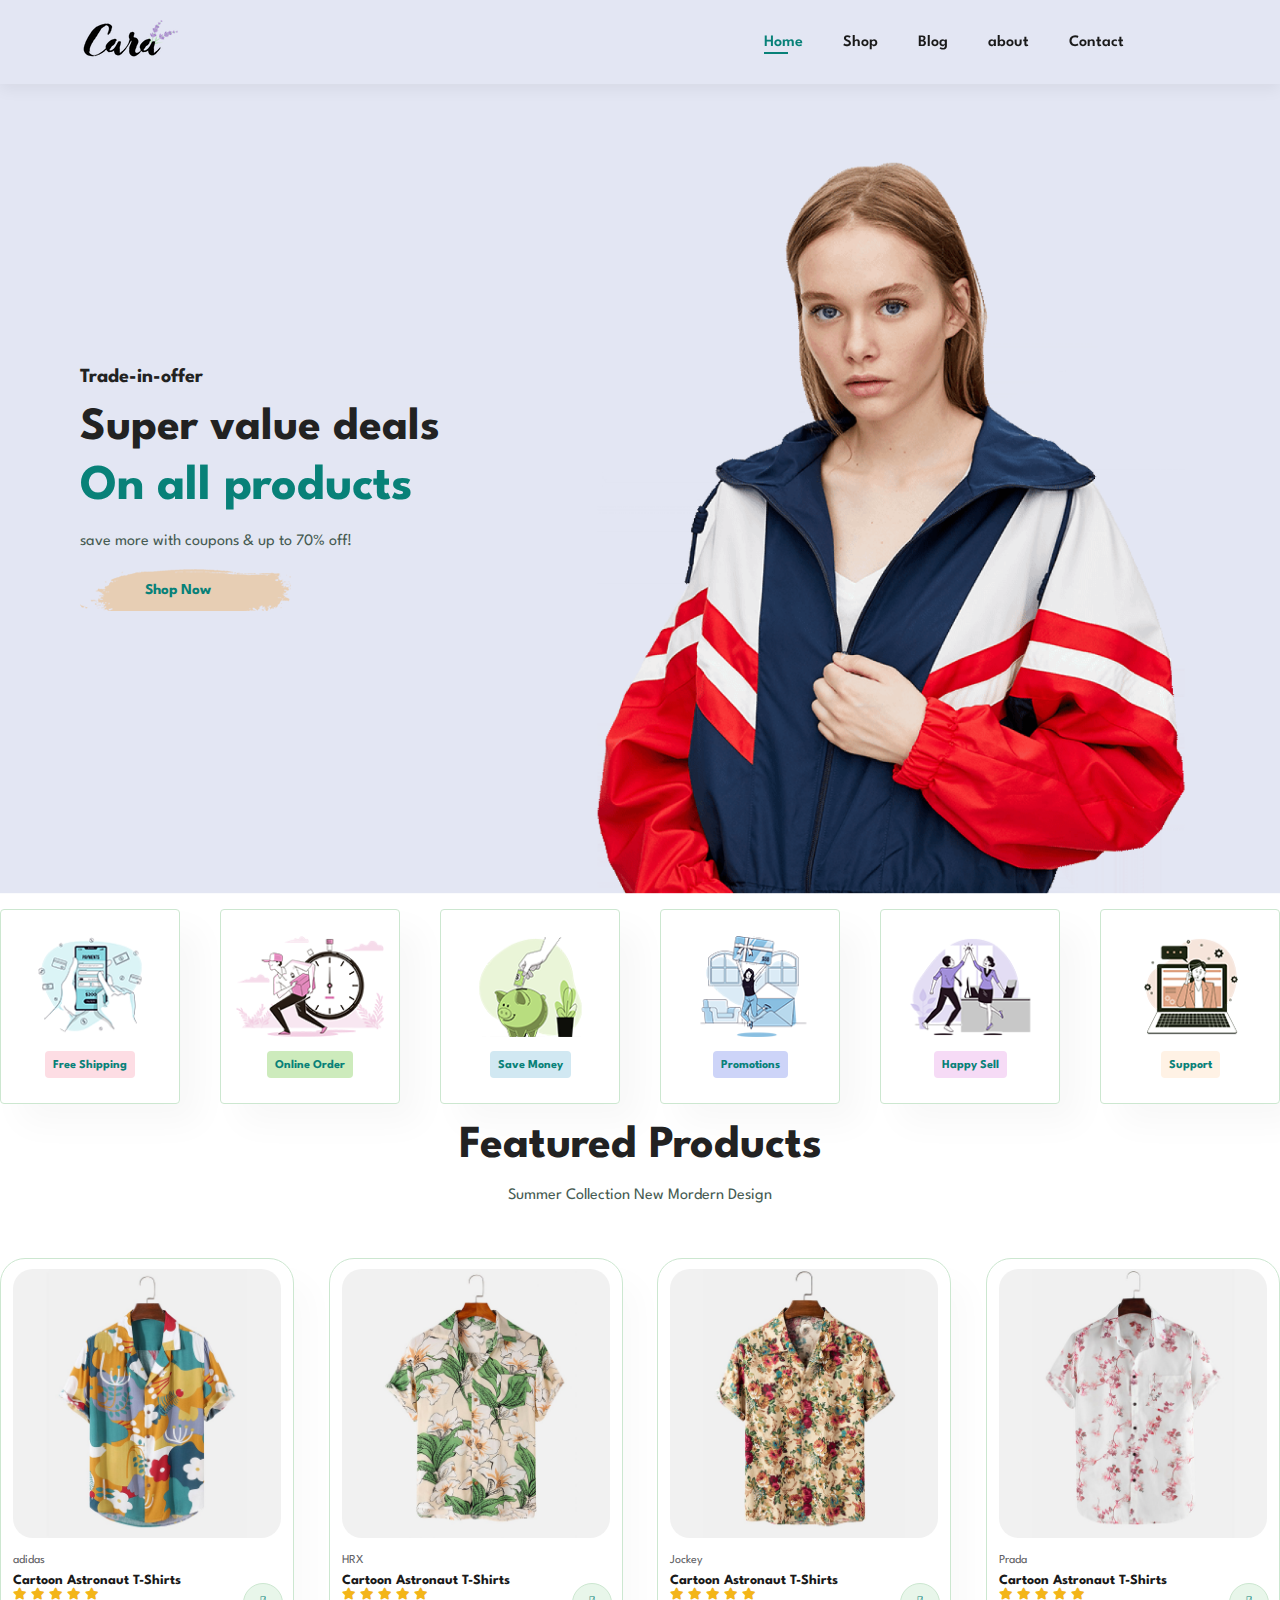
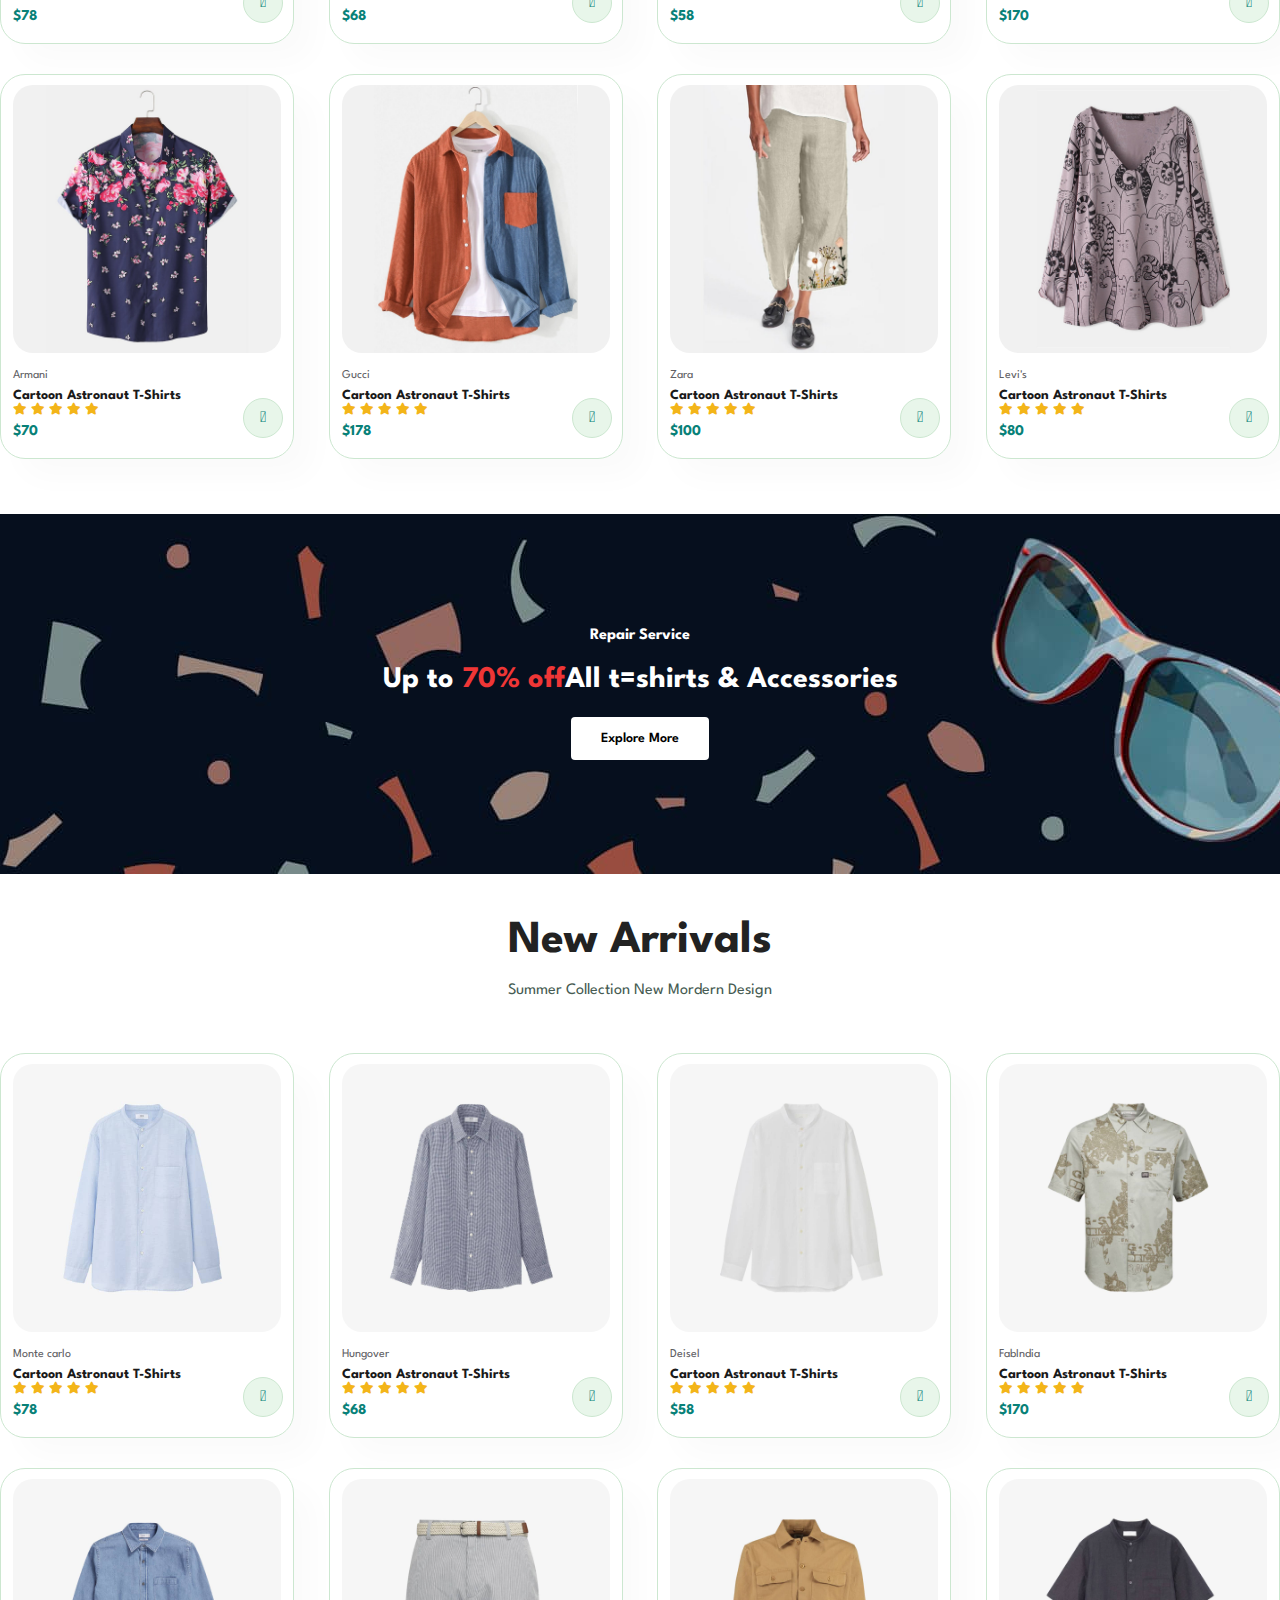
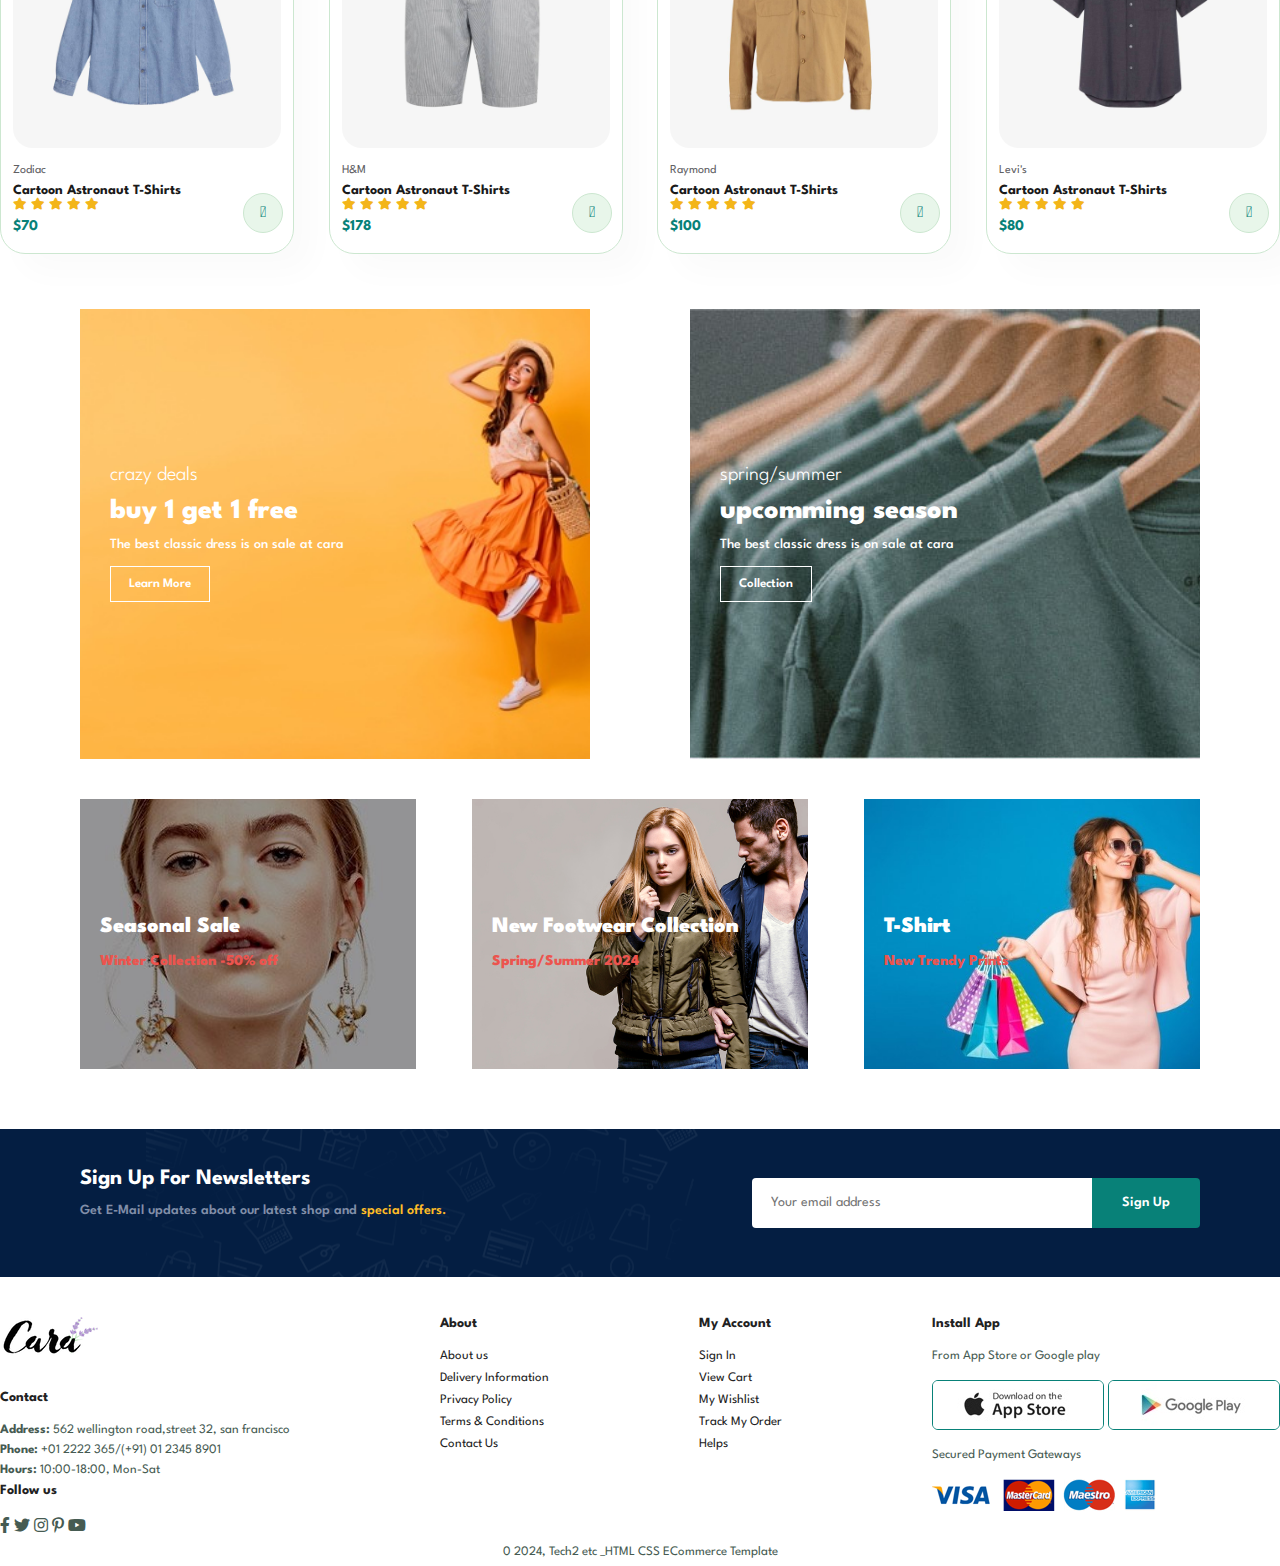
<file: cara/index.html>
<!DOCTYPE html>
<html lang="en">

<head>
    <meta charset="UTF-8">
    <meta name="viewport" content="width=device-width, initial-scale=1.0">
    <title>Ecommerce website</title>
    <link rel="stylesheet" href="https://pro.fontawesome.com/releases/v5.10.0/css/all.css" />

    <link rel="stylesheet" href="style.css">
</head>

<body>
    <section id="header">
        <a href="#"><img src="img/logo.png" class="logo" alt=""></a>

        <div>
            <ul id="navbar">
                <li><a class="active" href="index.html">Home</a></li>
                <li><a href="shop.html">Shop</a></li>
                <li><a href="blog.html">Blog</a></li>
                <li><a href="about.html">about</a></li>
                <li><a href="contact.html">Contact</a></li>
                <li id="lg-bag"><a href="cart.html"><i class="far fa-shopping-bag"></i></a></li>
                <a href="#" id="close"><i class="far fa-times"></i></a>
            </ul>
        </div>
        <div id="mobile">
            <li><a href="cart.html"><i class="far fa-shopping-bag"></i></a></li>
            <i id="bar" class="fas fa-outdent"></i>
        </div>
    </section>

    <section id="hero">
        <h4>Trade-in-offer</h4>
        <h2>Super value deals</h2>
        <h1>On all products</h1>
        <p>save more with coupons & up to 70% off!</p>
        <button> Shop Now</button>
    </section>

    <section id="feature" class="section-p1">
        <div class="fe-box">
            <img src="img/features/f1.png" alt="">
            <h6>Free Shipping</h6>
        </div>
        <div class="fe-box">
            <img src="img/features/f2.png" alt="">
            <h6>Online Order</h6>
        </div>
        <div class="fe-box">
            <img src="img/features/f3.png" alt="">
            <h6>Save Money</h6>
        </div>
        <div class="fe-box">
            <img src="img/features/f4.png" alt="">
            <h6>Promotions</h6>
        </div>
        <div class="fe-box">
            <img src="img/features/f5.png" alt="">
            <h6>Happy Sell</h6>
        </div>
        <div class="fe-box">
            <img src="img/features/f6.png" alt="">
            <h6>Support</h6>
        </div>
    </section>

    <section id="product1" class="section-p1">
        <h2>Featured Products</h2>
        <p>Summer Collection New Mordern Design</p>
        <div class="pro-container">
            <div class="pro">
                <img src="img/products/f1.jpg" alt="">
                <div class="des">
                    <span>adidas</span>
                    <h5>Cartoon Astronaut T-Shirts</h5>
                    <div class="" star>
                        <i class="fas fa-star"></i>
                        <i class="fas fa-star"></i>
                        <i class="fas fa-star"></i>
                        <i class="fas fa-star"></i>
                        <i class="fas fa-star"></i>
                    </div>
                    <h4>$78</h4>
                </div>
                <a hred="#"><i class="fal fa-shopping-cart cart"></i></a>
            </div>
            <div class="pro">
                <img src="img/products/f2.jpg" alt="">
                <div class="des">
                    <span>HRX</span>
                    <h5>Cartoon Astronaut T-Shirts</h5>
                    <div class="" star>
                        <i class="fas fa-star"></i>
                        <i class="fas fa-star"></i>
                        <i class="fas fa-star"></i>
                        <i class="fas fa-star"></i>
                        <i class="fas fa-star"></i>
                    </div>
                    <h4>$68</h4>
                </div>
                <a hred="#"><i class="fal fa-shopping-cart cart"></i></a>
            </div>
            <div class="pro">
                <img src="img/products/f3.jpg" alt="">
                <div class="des">
                    <span>Jockey</span>
                    <h5>Cartoon Astronaut T-Shirts</h5>
                    <div class="" star>
                        <i class="fas fa-star"></i>
                        <i class="fas fa-star"></i>
                        <i class="fas fa-star"></i>
                        <i class="fas fa-star"></i>
                        <i class="fas fa-star"></i>
                    </div>
                    <h4>$58</h4>
                </div>
                <a hred="#"><i class="fal fa-shopping-cart cart"></i></a>
            </div>
            <div class="pro">
                <img src="img/products/f4.jpg" alt="">
                <div class="des">
                    <span>Prada</span>
                    <h5>Cartoon Astronaut T-Shirts</h5>
                    <div class="" star>
                        <i class="fas fa-star"></i>
                        <i class="fas fa-star"></i>
                        <i class="fas fa-star"></i>
                        <i class="fas fa-star"></i>
                        <i class="fas fa-star"></i>
                    </div>
                    <h4>$170</h4>
                </div>
                <a hred="#"><i class="fal fa-shopping-cart cart"></i></a>
            </div>
            <div class="pro">
                <img src="img/products/f5.jpg" alt="">
                <div class="des">
                    <span>Armani</span>
                    <h5>Cartoon Astronaut T-Shirts</h5>
                    <div class="" star>
                        <i class="fas fa-star"></i>
                        <i class="fas fa-star"></i>
                        <i class="fas fa-star"></i>
                        <i class="fas fa-star"></i>
                        <i class="fas fa-star"></i>
                    </div>
                    <h4>$70</h4>
                </div>
                <a hred="#"><i class="fal fa-shopping-cart cart"></i></a>
            </div>
            <div class="pro">
                <img src="img/products/f6.jpg" alt="">
                <div class="des">
                    <span>Gucci</span>
                    <h5>Cartoon Astronaut T-Shirts</h5>
                    <div class="" star>
                        <i class="fas fa-star"></i>
                        <i class="fas fa-star"></i>
                        <i class="fas fa-star"></i>
                        <i class="fas fa-star"></i>
                        <i class="fas fa-star"></i>
                    </div>
                    <h4>$178</h4>
                </div>
                <a hred="#"><i class="fal fa-shopping-cart cart"></i></a>
            </div>
            <div class="pro">
                <img src="img/products/f7.jpg" alt="">
                <div class="des">
                    <span>Zara</span>
                    <h5>Cartoon Astronaut T-Shirts</h5>
                    <div class="" star>
                        <i class="fas fa-star"></i>
                        <i class="fas fa-star"></i>
                        <i class="fas fa-star"></i>
                        <i class="fas fa-star"></i>
                        <i class="fas fa-star"></i>
                    </div>
                    <h4>$100</h4>
                </div>
                <a hred="#"><i class="fal fa-shopping-cart cart"></i></a>
            </div>
            <div class="pro">
                <img src="img/products/f8.jpg" alt="">
                <div class="des">
                    <span>Levi's</span>
                    <h5>Cartoon Astronaut T-Shirts</h5>
                    <div class="" star>
                        <i class="fas fa-star"></i>
                        <i class="fas fa-star"></i>
                        <i class="fas fa-star"></i>
                        <i class="fas fa-star"></i>
                        <i class="fas fa-star"></i>
                    </div>
                    <h4>$80</h4>
                </div>
                <a hred="#"><i class="fal fa-shopping-cart cart"></i></a>
            </div>
        </div>
    </section>

    <section id="banner" class="section-m1">
        <h4>Repair Service</h4>
        <h2>Up to <span>70% off</span>All t=shirts & Accessories</h2>
        <button class="normal"> Explore More</button>
    </section>

    <section id="product1" class="section-p1">
        <h2>New Arrivals</h2>
        <p>Summer Collection New Mordern Design</p>
        <div class="pro-container">
            <div class="pro">
                <img src="img/products/n1.jpg" alt="">
                <div class="des">
                    <span>Monte carlo</span>
                    <h5>Cartoon Astronaut T-Shirts</h5>
                    <div class="" star>
                        <i class="fas fa-star"></i>
                        <i class="fas fa-star"></i>
                        <i class="fas fa-star"></i>
                        <i class="fas fa-star"></i>
                        <i class="fas fa-star"></i>
                    </div>
                    <h4>$78</h4>
                </div>
                <a hred="#"><i class="fal fa-shopping-cart cart"></i></a>
            </div>
            <div class="pro">
                <img src="img/products/n2.jpg" alt="">
                <div class="des">
                    <span>Hungover</span>
                    <h5>Cartoon Astronaut T-Shirts</h5>
                    <div class="" star>
                        <i class="fas fa-star"></i>
                        <i class="fas fa-star"></i>
                        <i class="fas fa-star"></i>
                        <i class="fas fa-star"></i>
                        <i class="fas fa-star"></i>
                    </div>
                    <h4>$68</h4>
                </div>
                <a hred="#"><i class="fal fa-shopping-cart cart"></i></a>
            </div>
            <div class="pro">
                <img src="img/products/n3.jpg" alt="">
                <div class="des">
                    <span>Deisel</span>
                    <h5>Cartoon Astronaut T-Shirts</h5>
                    <div class="" star>
                        <i class="fas fa-star"></i>
                        <i class="fas fa-star"></i>
                        <i class="fas fa-star"></i>
                        <i class="fas fa-star"></i>
                        <i class="fas fa-star"></i>
                    </div>
                    <h4>$58</h4>
                </div>
                <a hred="#"><i class="fal fa-shopping-cart cart"></i></a>
            </div>
            <div class="pro">
                <img src="img/products/n4.jpg" alt="">
                <div class="des">
                    <span>FabIndia</span>
                    <h5>Cartoon Astronaut T-Shirts</h5>
                    <div class="" star>
                        <i class="fas fa-star"></i>
                        <i class="fas fa-star"></i>
                        <i class="fas fa-star"></i>
                        <i class="fas fa-star"></i>
                        <i class="fas fa-star"></i>
                    </div>
                    <h4>$170</h4>
                </div>
                <a hred="#"><i class="fal fa-shopping-cart cart"></i></a>
            </div>
            <div class="pro">
                <img src="img/products/n5.jpg" alt="">
                <div class="des">
                    <span>Zodiac</span>
                    <h5>Cartoon Astronaut T-Shirts</h5>
                    <div class="" star>
                        <i class="fas fa-star"></i>
                        <i class="fas fa-star"></i>
                        <i class="fas fa-star"></i>
                        <i class="fas fa-star"></i>
                        <i class="fas fa-star"></i>
                    </div>
                    <h4>$70</h4>
                </div>
                <a hred="#"><i class="fal fa-shopping-cart cart"></i></a>
            </div>
            <div class="pro">
                <img src="img/products/n6.jpg" alt="">
                <div class="des">
                    <span>H&M</span>
                    <h5>Cartoon Astronaut T-Shirts</h5>
                    <div class="" star>
                        <i class="fas fa-star"></i>
                        <i class="fas fa-star"></i>
                        <i class="fas fa-star"></i>
                        <i class="fas fa-star"></i>
                        <i class="fas fa-star"></i>
                    </div>
                    <h4>$178</h4>
                </div>
                <a hred="#"><i class="fal fa-shopping-cart cart"></i></a>
            </div>
            <div class="pro">
                <img src="img/products/n7.jpg" alt="">
                <div class="des">
                    <span>Raymond</span>
                    <h5>Cartoon Astronaut T-Shirts</h5>
                    <div class="" star>
                        <i class="fas fa-star"></i>
                        <i class="fas fa-star"></i>
                        <i class="fas fa-star"></i>
                        <i class="fas fa-star"></i>
                        <i class="fas fa-star"></i>
                    </div>
                    <h4>$100</h4>
                </div>
                <a hred="#"><i class="fal fa-shopping-cart cart"></i></a>
            </div>
            <div class="pro">
                <img src="img/products/n8.jpg" alt="">
                <div class="des">
                    <span>Levi's</span>
                    <h5>Cartoon Astronaut T-Shirts</h5>
                    <div class="" star>
                        <i class="fas fa-star"></i>
                        <i class="fas fa-star"></i>
                        <i class="fas fa-star"></i>
                        <i class="fas fa-star"></i>
                        <i class="fas fa-star"></i>
                    </div>
                    <h4>$80</h4>
                </div>
                <a hred="#"><i class="fal fa-shopping-cart cart"></i></a>
            </div>
        </div>
    </section>

    <section id="sm-banner" class="section-p1">
        <div class="banner-box">
            <h4>crazy deals</h4>
            <h2>buy 1 get 1 free</h2>
            <span>The best classic dress is on sale at cara</span>
            <button class="white">Learn More</button>
        </div>
        <div class="banner-box banner-box2">
            <h4>spring/summer</h4>
            <h2>upcomming season</h2>
            <span>The best classic dress is on sale at cara</span>
            <button class="white">Collection</button>
        </div>
    </section>

    <section id="banner3">
        <div class="banner-box">
            <h2>Seasonal Sale</h2>
            <h3>Winter Collection -50% off</h3>
        </div>
        <div class="banner-box banner-box2">
            <h2>New Footwear Collection</h2>
            <h3>Spring/Summer 2024</h3>
        </div>
        <div class="banner-box banner-box3">
            <h2>T-Shirt</h2>
            <h3>New Trendy Prints</h3>
        </div>
    </section>

    <section id="newsletter" class="section-m1">
        <div class="newstext">
            <h4>Sign Up For Newsletters</h4>
            <p>Get E-Mail updates about our latest shop and <span>special offers.</span></p>
        </div>
        <div class="form">
            <input type="text" placeholder="Your email address">
            <button class="normal">Sign Up</button>
        </div>
    </section>

    <footer class="section-p1">
        <div class="" col>
            <img class="logo" src="img/logo.png" alt="">
            <h4>Contact</h4>
            <p><strong>Address:</strong> 562 wellington road,street 32, san francisco</p>
            <p><Strong>Phone:</Strong> +01 2222 365/(+91) 01 2345 8901</p>
            <p><strong>Hours:</strong> 10:00-18:00, Mon-Sat</p>
            <div class="follow">
                <h4>Follow us</h4>
                <div class="icon">
                    <i class="fab fa-facebook-f"></i>
                    <i class="fab fa-twitter"></i>
                    <i class="fab fa-instagram"></i>
                    <i class="fab fa-pinterest-p"></i>
                    <i class="fab fa-youtube"></i>
                </div>
            </div>
        </div>
        <div class="col">
            <h4>About</h4>
            <a href="#">About us</a>
            <a href="#">Delivery Information</a>
            <a href="#">Privacy Policy</a>
            <a href="#">Terms & Conditions</a>
            <a href="#">Contact Us</a>
        </div>
        <div class="col">
            <h4>My Account</h4>
            <a href="#">Sign In</a>
            <a href="#">View Cart</a>
            <a href="#">My Wishlist</a>
            <a href="#">Track My Order</a>
            <a href="#">Helps</a>
        </div>
        <div class="col install">
            <h4>Install App</h4>
            <p>From App Store or Google play</p>
            <div class="row">
                <img src="img/pay/app.jpg" alt="">
                <img src="img/pay/play.jpg" alt="">
            </div>
            <p>Secured Payment Gateways</p>
            <img src="img/pay/pay.png" alt="">
        </div>
        <div class="copyright">
            <p>0 2024, Tech2 etc _HTML CSS ECommerce Template</p>
        </div>
    </footer>
    <script src="script.js"></script>
</body>

</html>
</file>
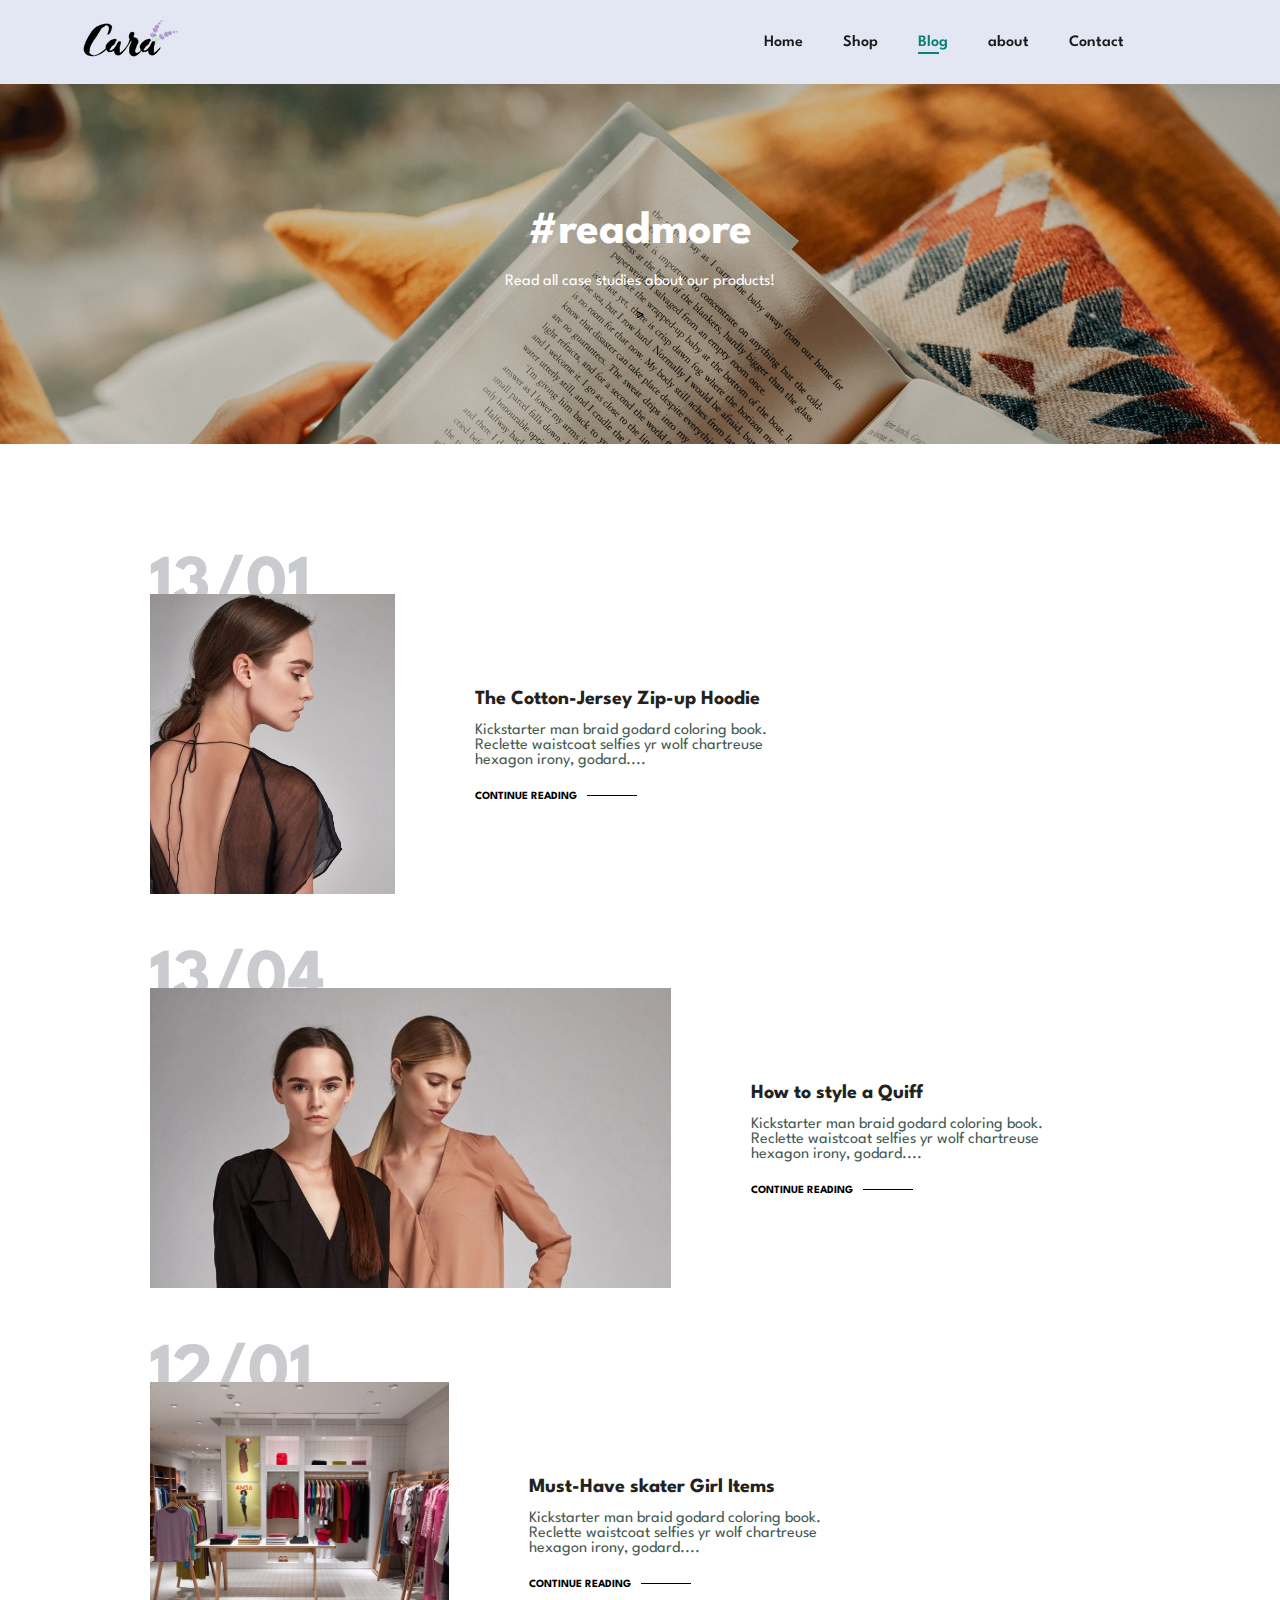
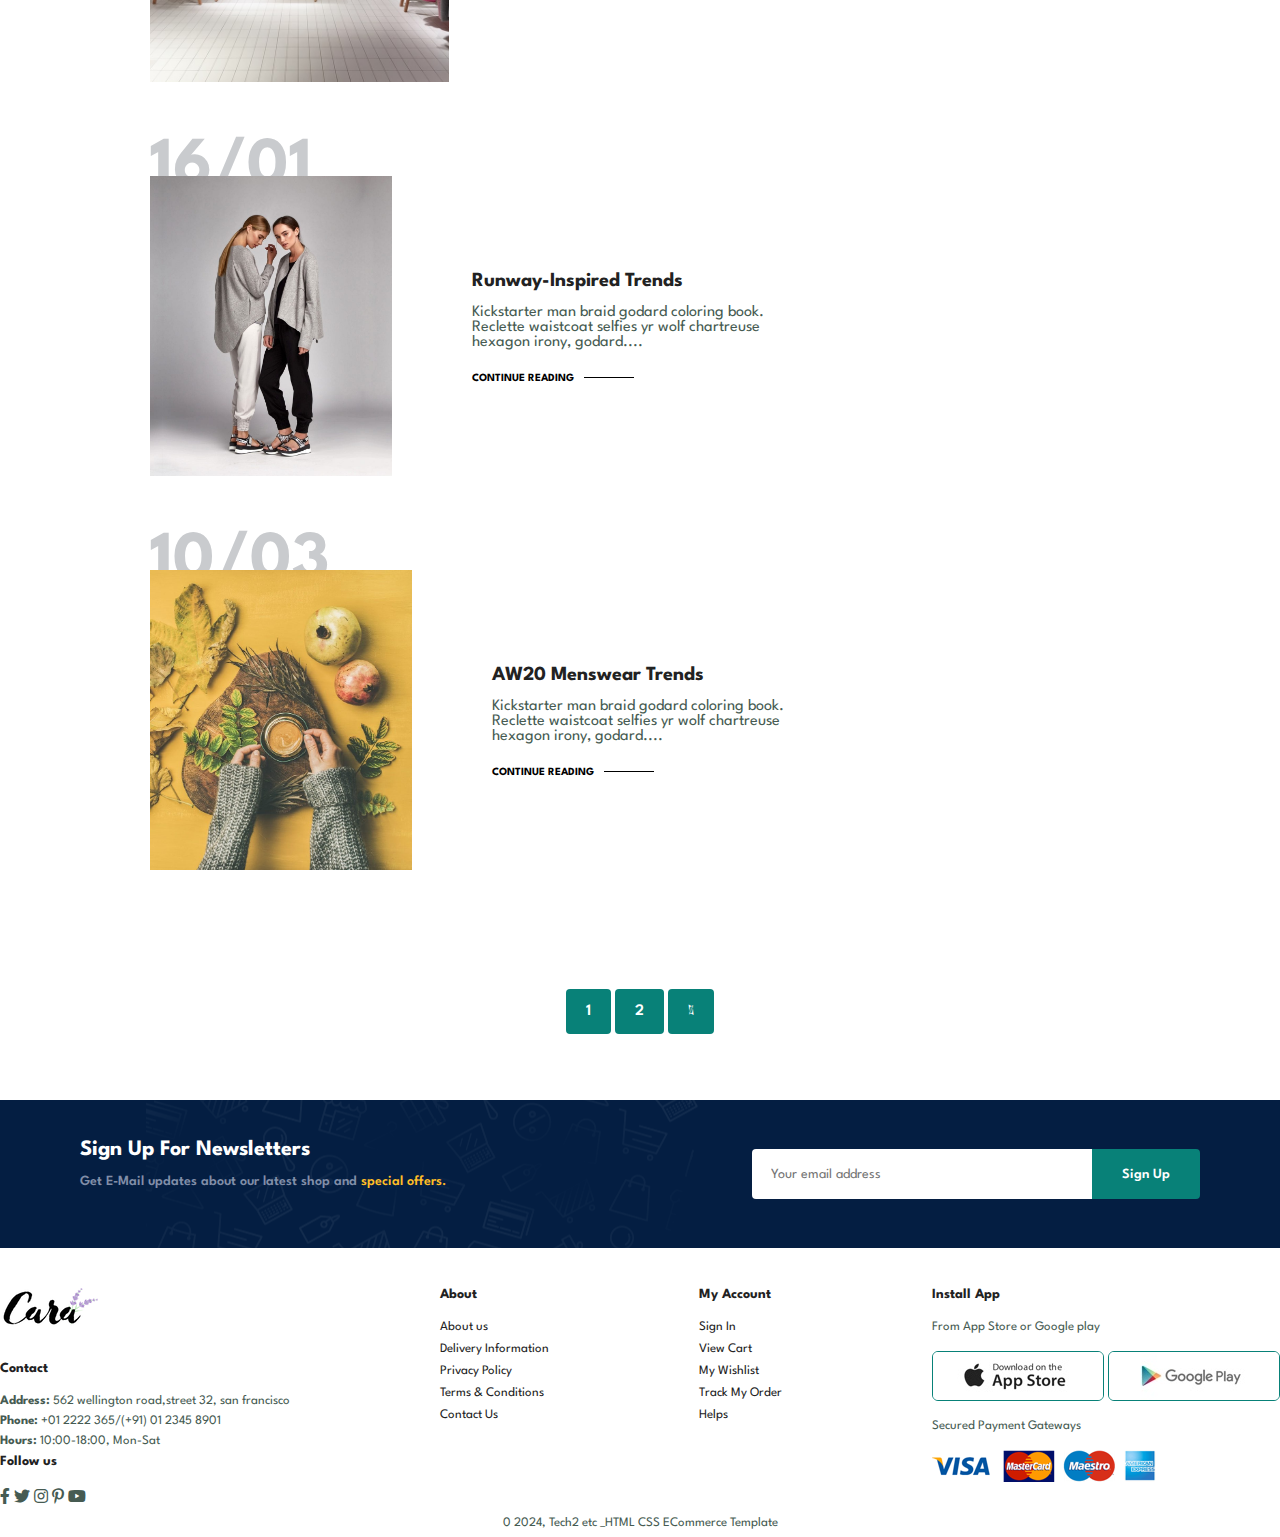
<file: cara/blog.html>
<!DOCTYPE html>
<html lang="en">

<head>
    <meta charset="UTF-8">
    <meta name="viewport" content="width=device-width, initial-scale=1.0">
    <title>Ecommerce website</title>
    <link rel="stylesheet" href="https://pro.fontawesome.com/releases/v5.10.0/css/all.css" />

    <link rel="stylesheet" href="style.css">
</head>

<body>
    <section id="header">
        <a href="#"><img src="img/logo.png" class="logo" alt=""></a>

        <div>
            <ul id="navbar">
                <li><a href="index.html">Home</a></li>
                <li><a href="shop.html">Shop</a></li>
                <li><a class="active" href="blog.html">Blog</a></li>
                <li><a href="about.html">about</a></li>
                <li><a href="contact.html">Contact</a></li>
                <li id="lg-bag"><a href="cart.html"><i class="far fa-shopping-bag"></i></a></li>
                <a href="#" id="close"><i class="far fa-times"></i></a>
            </ul>
        </div>
        <div id="mobile">
            <li><a href="cart.html"><i class="far fa-shopping-bag"></i></a></li>
            <i id="bar" class="fas fa-outdent"></i>
        </div>
    </section>

    <section id="page-header" class="blog-header">

        <h2>#readmore</h2>

        <p>Read all case studies about our products!</p>
        >
    </section>

    <section id="blog">
        <div class="blog-box">
            <div class="blog-img">
                <img src="img/blog/b1.jpg" alt="">
            </div>
            <div class="blog-details">
                <h4>The Cotton-Jersey Zip-up Hoodie</h4>
                <p>Kickstarter man braid godard coloring book. Reclette waistcoat selfies yr wolf chartreuse hexagon
                    irony, godard....</p>
                <a href="#">CONTINUE READING</a>
            </div>
            <h1>13/01</h1>
        </div>
        <div class="blog-box">
            <div class="blog-img">
                <img src="img/blog/b2.jpg" alt="">
            </div>
            <div class="blog-details">
                <h4>How to style a Quiff</h4>
                <p>Kickstarter man braid godard coloring book. Reclette waistcoat selfies yr wolf chartreuse hexagon
                    irony, godard....</p>
                <a href="#">CONTINUE READING</a>
            </div>
            <h1>13/04</h1>
        </div>
        <div class="blog-box">
            <div class="blog-img">
                <img src="img/blog/b3.jpg" alt="">
            </div>
            <div class="blog-details">
                <h4>Must-Have skater Girl Items</h4>
                <p>Kickstarter man braid godard coloring book. Reclette waistcoat selfies yr wolf chartreuse hexagon
                    irony, godard....</p>
                <a href="#">CONTINUE READING</a>
            </div>
            <h1>12/01</h1>
        </div>
        <div class="blog-box">
            <div class="blog-img">
                <img src="img/blog/b4.jpg" alt="">
            </div>
            <div class="blog-details">
                <h4>Runway-Inspired Trends</h4>
                <p>Kickstarter man braid godard coloring book. Reclette waistcoat selfies yr wolf chartreuse hexagon
                    irony, godard....</p>
                <a href="#">CONTINUE READING</a>
            </div>
            <h1>16/01</h1>
        </div>
        <div class="blog-box">
            <div class="blog-img">
                <img src="img/blog/b6.jpg" alt="">
            </div>
            <div class="blog-details">
                <h4>AW20 Menswear Trends</h4>
                <p>Kickstarter man braid godard coloring book. Reclette waistcoat selfies yr wolf chartreuse hexagon
                    irony, godard....</p>
                <a href="#">CONTINUE READING</a>
            </div>
            <h1>10/03</h1>
        </div>
    </section>

    <section id="pagination" class="section-p1">
        <a href="#">1</a>
        <a href="#">2</a>
        <a href="#"><i class="fal fa-long-arrow-alt-right"></i></a>
    </section>

    <section id="newsletter" class="section-m1">
        <div class="newstext">
            <h4>Sign Up For Newsletters</h4>
            <p>Get E-Mail updates about our latest shop and <span>special offers.</span></p>
        </div>
        <div class="form">
            <input type="text" placeholder="Your email address">
            <button class="normal">Sign Up</button>
        </div>
    </section>

    <footer class="section-p1">
        <div class="" col>
            <img class="logo" src="img/logo.png" alt="">
            <h4>Contact</h4>
            <p><strong>Address:</strong> 562 wellington road,street 32, san francisco</p>
            <p><Strong>Phone:</Strong> +01 2222 365/(+91) 01 2345 8901</p>
            <p><strong>Hours:</strong> 10:00-18:00, Mon-Sat</p>
            <div class="follow">
                <h4>Follow us</h4>
                <div class="icon">
                    <i class="fab fa-facebook-f"></i>
                    <i class="fab fa-twitter"></i>
                    <i class="fab fa-instagram"></i>
                    <i class="fab fa-pinterest-p"></i>
                    <i class="fab fa-youtube"></i>
                </div>
            </div>
        </div>
        <div class="col">
            <h4>About</h4>
            <a href="#">About us</a>
            <a href="#">Delivery Information</a>
            <a href="#">Privacy Policy</a>
            <a href="#">Terms & Conditions</a>
            <a href="#">Contact Us</a>
        </div>
        <div class="col">
            <h4>My Account</h4>
            <a href="#">Sign In</a>
            <a href="#">View Cart</a>
            <a href="#">My Wishlist</a>
            <a href="#">Track My Order</a>
            <a href="#">Helps</a>
        </div>
        <div class="col install">
            <h4>Install App</h4>
            <p>From App Store or Google play</p>
            <div class="row">
                <img src="img/pay/app.jpg" alt="">
                <img src="img/pay/play.jpg" alt="">
            </div>
            <p>Secured Payment Gateways</p>
            <img src="img/pay/pay.png" alt="">
        </div>
        <div class="copyright">
            <p>0 2024, Tech2 etc _HTML CSS ECommerce Template</p>
        </div>
    </footer>
    <script src="script.js"></script>
</body>

</html>
</file>
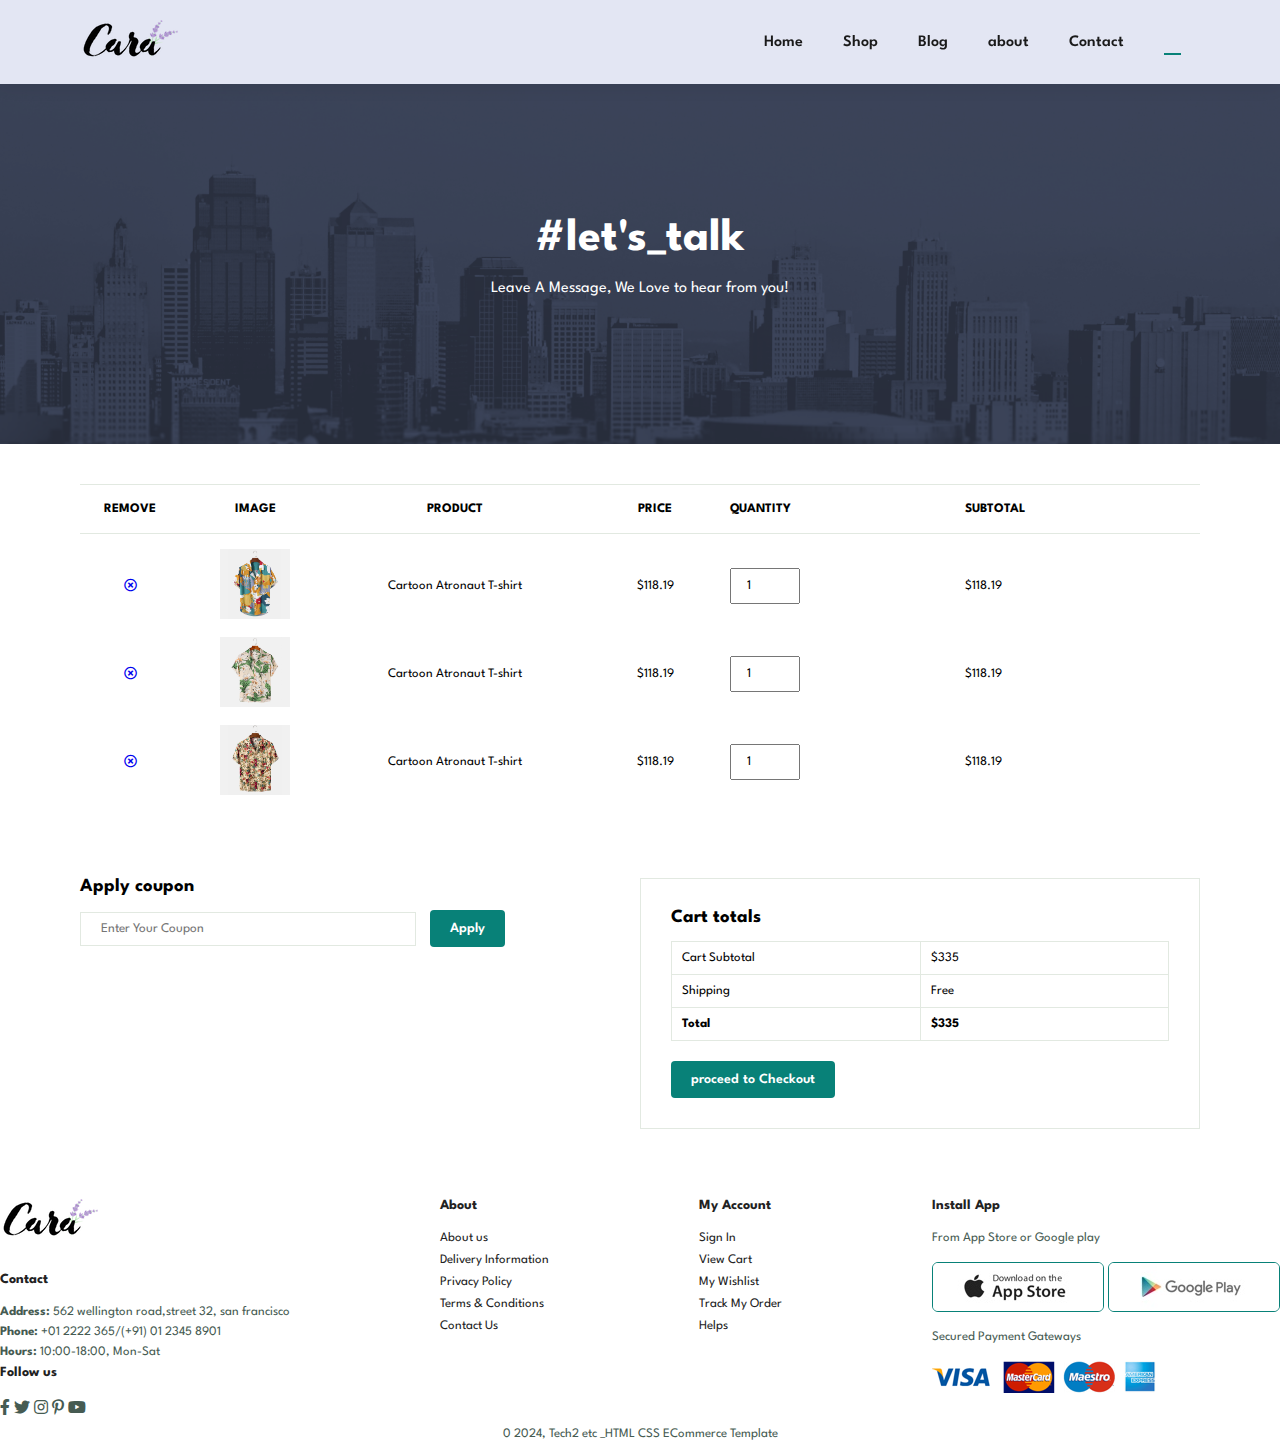
<file: cara/cart.html>
<!DOCTYPE html>
<html lang="en">

<head>
    <meta charset="UTF-8">
    <meta name="viewport" content="width=device-width, initial-scale=1.0">
    <title>Ecommerce website</title>
    <link rel="stylesheet" href="https://pro.fontawesome.com/releases/v5.10.0/css/all.css" />

    <link rel="stylesheet" href="style.css">
</head>

<body>
    <section id="header">
        <a href="#"><img src="img/logo.png" class="logo" alt=""></a>

        <div>
            <ul id="navbar">
                <li><a href="index.html">Home</a></li>
                <li><a href="shop.html">Shop</a></li>
                <li><a href="blog.html">Blog</a></li>
                <li><a href="about.html">about</a></li>
                <li><a href="contact.html">Contact</a></li>
                <li id="lg-bag"><a class="active" href="cart.html"><i class="far fa-shopping-bag"></i></a></li>
                <a href="#" id="close"><i class="far fa-times"></i></a>
            </ul>
        </div>
        <div id="mobile">
            <li><a href="cart.html"><i class="far fa-shopping-bag"></i></a></li>
            <i id="bar" class="fas fa-outdent"></i>
        </div>
    </section>

    <section id="page-header" class="about-header">

        <h2>#let's_talk</h2>

        <p>Leave A Message, We Love to hear from you!</p>

    </section>

    <section id="cart" class="section-p1">
        <table width="100%">
            <thead>
                <tr>
                    <td>Remove</td>
                    <td>Image</td>
                    <td>product</td>
                    <td>Price</td>
                    <td>Quantity</td>
                    <td>Subtotal</td>
                </tr>
            </thead>
            <tbody>
                <tr>
                    <td><a href="#"><i class="far fa-times-circle"></i></a></td>
                    <td><img src="img/products/f1.jpg"></td>
                    <td>Cartoon Atronaut T-shirt</td>
                    <td>$118.19</td>
                    <td><input type="number" value="1"></td>
                    <td>$118.19</td>
                </tr>
                <tr>
                    <td><a href="#"><i class="far fa-times-circle"></i></a></td>
                    <td><img src="img/products/f2.jpg"></td>
                    <td>Cartoon Atronaut T-shirt</td>
                    <td>$118.19</td>
                    <td><input type="number" value="1"></td>
                    <td>$118.19</td>
                </tr>
                <tr>
                    <td><a href="#"><i class="far fa-times-circle"></i></a></td>
                    <td><img src="img/products/f3.jpg"></td>
                    <td>Cartoon Atronaut T-shirt</td>
                    <td>$118.19</td>
                    <td><input type="number" value="1"></td>
                    <td>$118.19</td>
                </tr>
            </tbody>
        </table>
    </section>

    <section id="cart-add" class="section-p1">
        <div id="coupon">
            <h3> Apply coupon</h3>
            <div>
                <input type="text" placeholder="Enter Your Coupon">
                <button class="normal">Apply</button>
            </div>
        </div>
        <div id="subtotal">
            <h3>Cart totals</h3>
            <table>
                <tr>
                    <td>Cart Subtotal</td>
                    <td>$335</td>
                </tr>
                <tr>
                    <td>Shipping</td>
                    <td>Free</td>
                </tr>
                <tr>
                    <td><Strong>Total</Strong></td>
                    <td><Strong>$335</Strong></td>
                </tr>
            </table>
            <button class="normal">proceed to Checkout</button>
        </div>
    </section>
    <footer class="section-p1">
        <div class="" col>
            <img class="logo" src="img/logo.png" alt="">
            <h4>Contact</h4>
            <p><strong>Address:</strong> 562 wellington road,street 32, san francisco</p>
            <p><Strong>Phone:</Strong> +01 2222 365/(+91) 01 2345 8901</p>
            <p><strong>Hours:</strong> 10:00-18:00, Mon-Sat</p>
            <div class="follow">
                <h4>Follow us</h4>
                <div class="icon">
                    <i class="fab fa-facebook-f"></i>
                    <i class="fab fa-twitter"></i>
                    <i class="fab fa-instagram"></i>
                    <i class="fab fa-pinterest-p"></i>
                    <i class="fab fa-youtube"></i>
                </div>
            </div>
        </div>
        <div class="col">
            <h4>About</h4>
            <a href="#">About us</a>
            <a href="#">Delivery Information</a>
            <a href="#">Privacy Policy</a>
            <a href="#">Terms & Conditions</a>
            <a href="#">Contact Us</a>
        </div>
        <div class="col">
            <h4>My Account</h4>
            <a href="#">Sign In</a>
            <a href="#">View Cart</a>
            <a href="#">My Wishlist</a>
            <a href="#">Track My Order</a>
            <a href="#">Helps</a>
        </div>
        <div class="col install">
            <h4>Install App</h4>
            <p>From App Store or Google play</p>
            <div class="row">
                <img src="img/pay/app.jpg" alt="">
                <img src="img/pay/play.jpg" alt="">
            </div>
            <p>Secured Payment Gateways</p>
            <img src="img/pay/pay.png" alt="">
        </div>
        <div class="copyright">
            <p>0 2024, Tech2 etc _HTML CSS ECommerce Template</p>
        </div>
    </footer>
    <script src="script.js"></script>
</body>

</html>
</file>
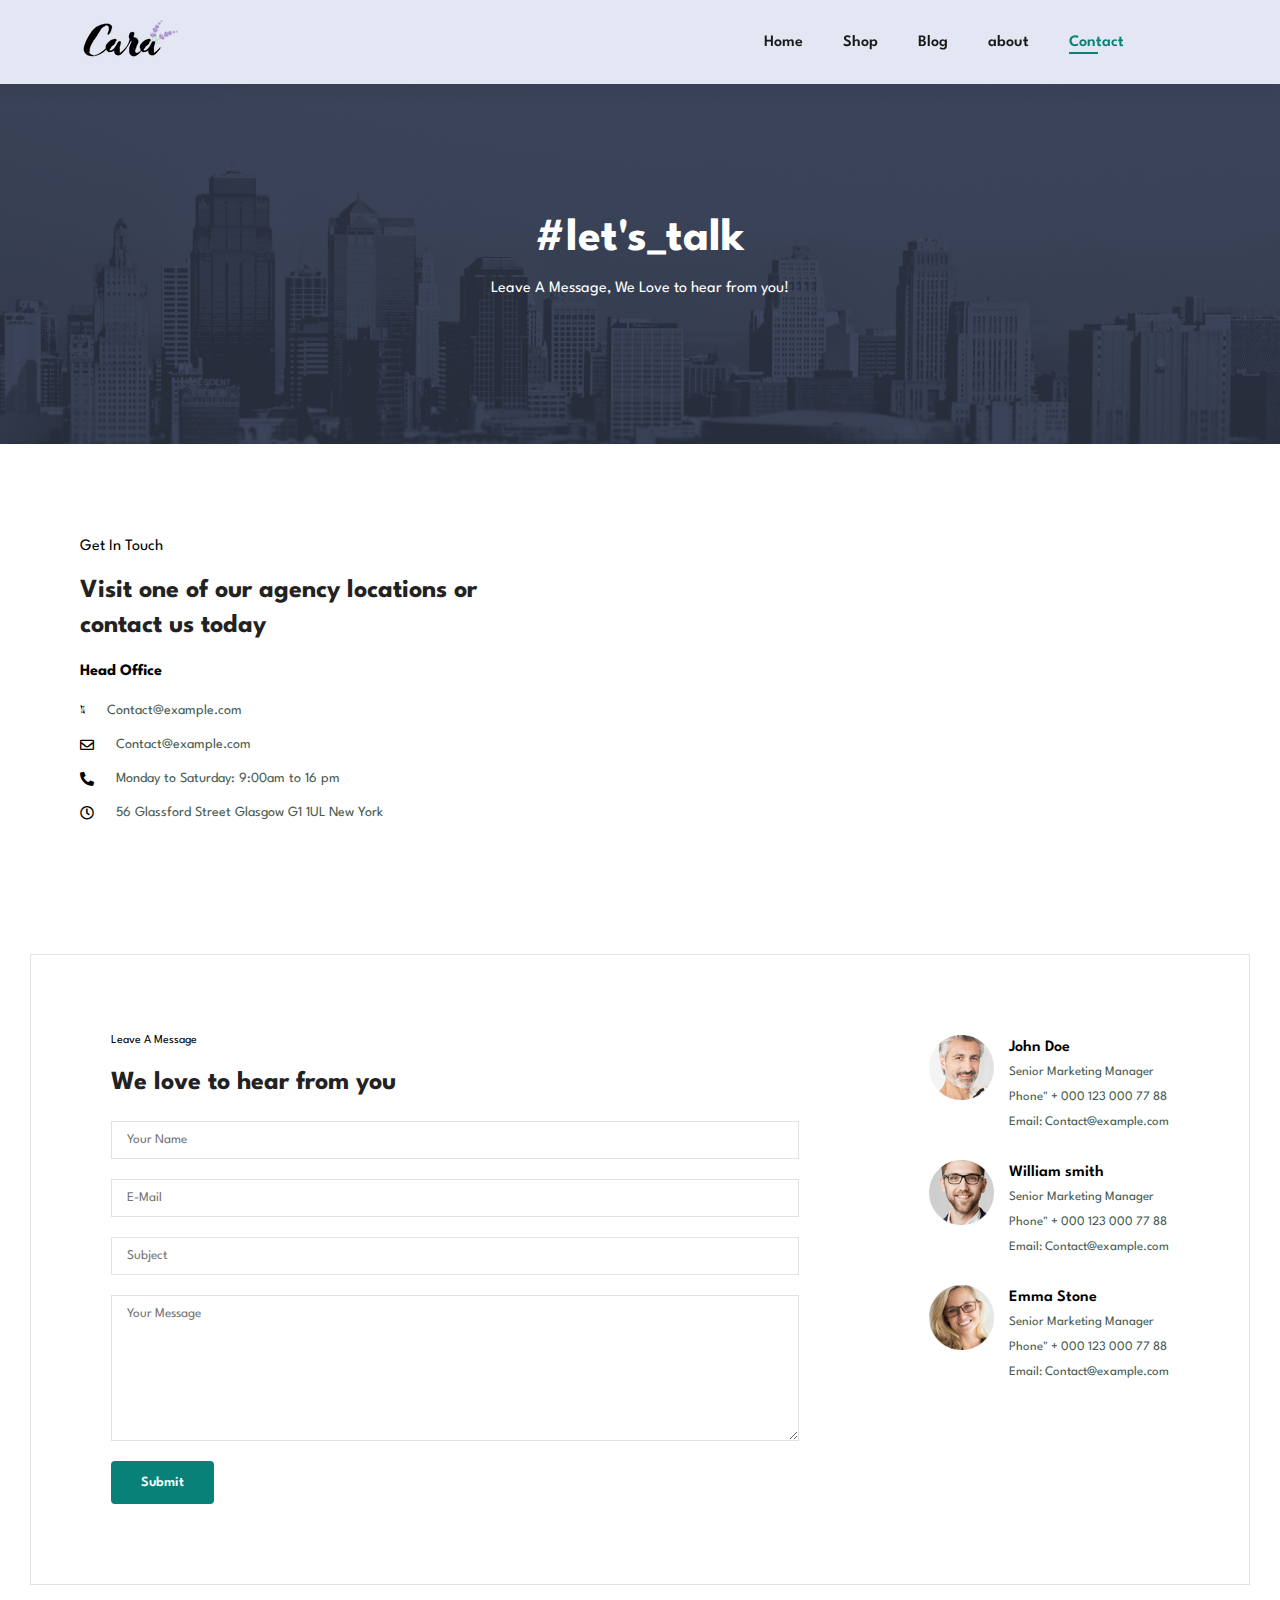
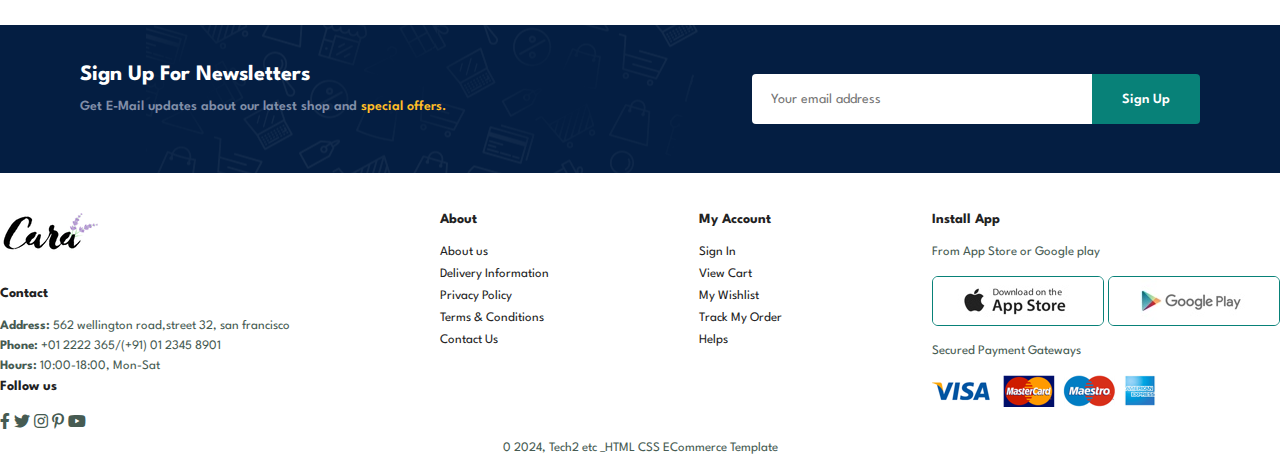
<file: cara/contact.html>
<!DOCTYPE html>
<html lang="en">

<head>
    <meta charset="UTF-8">
    <meta name="viewport" content="width=device-width, initial-scale=1.0">
    <title>Ecommerce website</title>
    <link rel="stylesheet" href="https://pro.fontawesome.com/releases/v5.10.0/css/all.css" />

    <link rel="stylesheet" href="style.css">
</head>

<body>
    <section id="header">
        <a href="#"><img src="img/logo.png" class="logo" alt=""></a>

        <div>
            <ul id="navbar">
                <li><a href="index.html">Home</a></li>
                <li><a href="shop.html">Shop</a></li>
                <li><a href="blog.html">Blog</a></li>
                <li><a href="about.html">about</a></li>
                <li><a class="active" href="contact.html">Contact</a></li>
                <li id="lg-bag"><a href="cart.html"><i class="far fa-shopping-bag"></i></a></li>
                <a href="#" id="close"><i class="far fa-times"></i></a>
            </ul>
        </div>
        <div id="mobile">
            <li><a href="cart.html"><i class="far fa-shopping-bag"></i></a></li>
            <i id="bar" class="fas fa-outdent"></i>
        </div>
    </section>

    <section id="page-header" class="about-header">

        <h2>#let's_talk</h2>

        <p>Leave A Message, We Love to hear from you!</p>

    </section>

    <section id="contact-details" class="section-p1">
        <div class="details">
            <span>Get In Touch</span>
            <h2>Visit one of our agency locations or contact us today</h2>
            <h3>Head Office</h3>
            <div>
                <li>
                    <i class="fal fa-map"></i>
                    <p>Contact@example.com</p>
                </li>
                <li>
                    <i class="far fa-envelope"></i>
                    <p>Contact@example.com</p>
                </li>
                <li>
                    <i class="fas fa-phone-alt"></i>
                    <p>Monday to Saturday: 9:00am to 16 pm</p>
                </li>
                <li>
                    <i class="far fa-clock"></i>
                    <p>56 Glassford Street Glasgow G1 1UL New York</p>
                </li>
            </div>
        </div>

        <div class="map">
            <iframe
                src="https://www.google.com/maps/embed?pb=!1m18!1m12!1m3!1d3441.2657172916715!2d78.07640247438965!3d30.400202101629564!2m3!1f0!2f0!3f0!3m2!1i1024!2i768!4f13.1!3m3!1m2!1s0x3908d70603f128a5%3A0x359bb8f9c7797984!2sDIT%20University!5e0!3m2!1sen!2sin!4v1709033532135!5m2!1sen!2sin"
                width="600" height="450" style="border:0;" allowfullscreen="" loading="lazy"
                referrerpolicy="no-referrer-when-downgrade"></iframe>
        </div>
    </section>

    <section id="form-details">
        <form action="">
            <span>Leave A Message</span>
            <h2>We love to hear from you</h2>
            <input type="text" placeholder="Your Name">
            <input type="text" placeholder="E-Mail">
            <input type="text" placeholder="Subject">
            <textarea name="" id="" cols="30" rows="10" placeholder="Your Message"></textarea>
            <button class="normal">Submit</button>
        </form>
        <div class="people">
            <div>
                <img src="img/people/1.png" alt="">
                <p><span>John Doe</span> Senior Marketing Manager<br>Phone" + 000 123 000 77 88<br>Email:
                    Contact@example.com</p>
            </div>
            <div>
                <img src="img/people/2.png" alt="">
                <p><span>William smith</span> Senior Marketing Manager<br>Phone" + 000 123 000 77 88<br>Email:
                    Contact@example.com</p>
            </div>
            <div>
                <img src="img/people/3.png" alt="">
                <p><span>Emma Stone</span> Senior Marketing Manager<br>Phone" + 000 123 000 77 88<br>Email:
                    Contact@example.com</p>
            </div>
        </div>
    </section>
    <section id="newsletter" class="section-m1">
        <div class="newstext">
            <h4>Sign Up For Newsletters</h4>
            <p>Get E-Mail updates about our latest shop and <span>special offers.</span></p>
        </div>
        <div class="form">
            <input type="text" placeholder="Your email address">
            <button class="normal">Sign Up</button>
        </div>
    </section>

    <footer class="section-p1">
        <div class="" col>
            <img class="logo" src="img/logo.png" alt="">
            <h4>Contact</h4>
            <p><strong>Address:</strong> 562 wellington road,street 32, san francisco</p>
            <p><Strong>Phone:</Strong> +01 2222 365/(+91) 01 2345 8901</p>
            <p><strong>Hours:</strong> 10:00-18:00, Mon-Sat</p>
            <div class="follow">
                <h4>Follow us</h4>
                <div class="icon">
                    <i class="fab fa-facebook-f"></i>
                    <i class="fab fa-twitter"></i>
                    <i class="fab fa-instagram"></i>
                    <i class="fab fa-pinterest-p"></i>
                    <i class="fab fa-youtube"></i>
                </div>
            </div>
        </div>
        <div class="col">
            <h4>About</h4>
            <a href="#">About us</a>
            <a href="#">Delivery Information</a>
            <a href="#">Privacy Policy</a>
            <a href="#">Terms & Conditions</a>
            <a href="#">Contact Us</a>
        </div>
        <div class="col">
            <h4>My Account</h4>
            <a href="#">Sign In</a>
            <a href="#">View Cart</a>
            <a href="#">My Wishlist</a>
            <a href="#">Track My Order</a>
            <a href="#">Helps</a>
        </div>
        <div class="col install">
            <h4>Install App</h4>
            <p>From App Store or Google play</p>
            <div class="row">
                <img src="img/pay/app.jpg" alt="">
                <img src="img/pay/play.jpg" alt="">
            </div>
            <p>Secured Payment Gateways</p>
            <img src="img/pay/pay.png" alt="">
        </div>
        <div class="copyright">
            <p>0 2024, Tech2 etc _HTML CSS ECommerce Template</p>
        </div>
    </footer>
    <script src="script.js"></script>
</body>

</html>
</file>
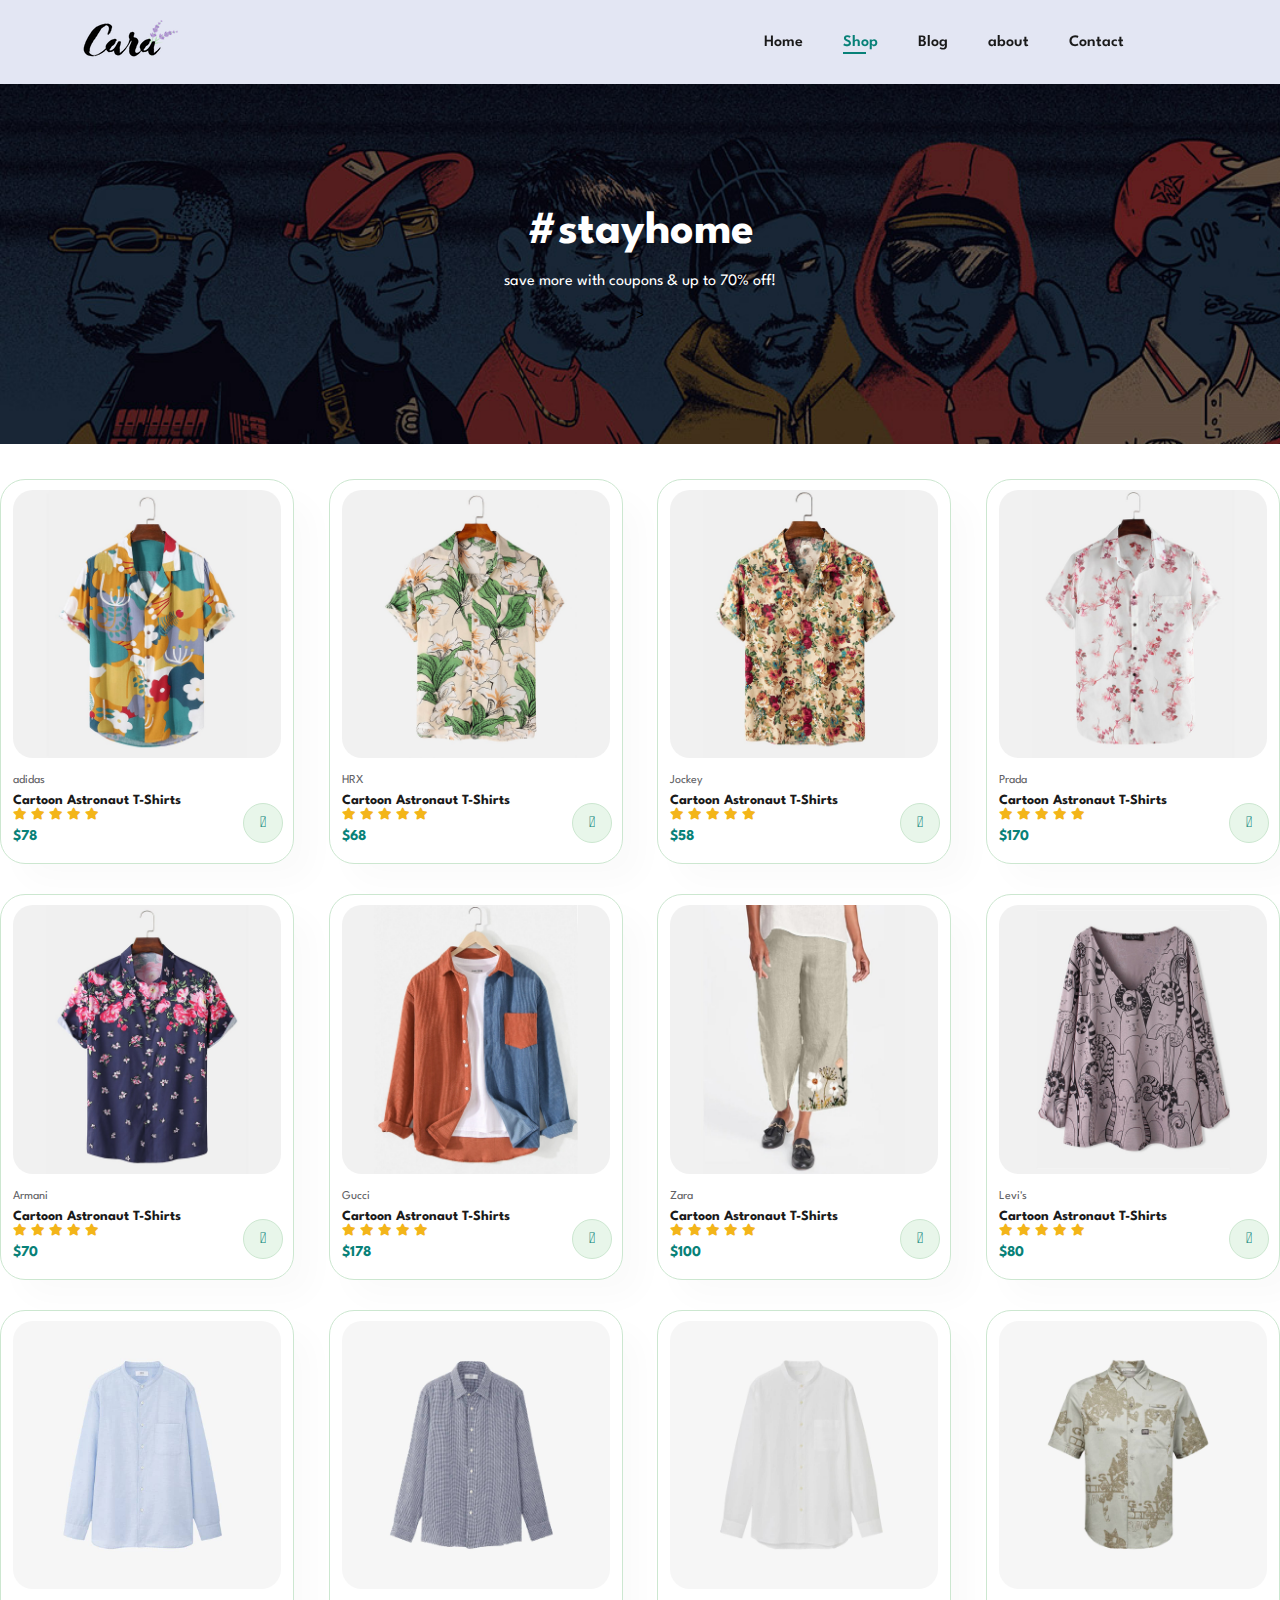
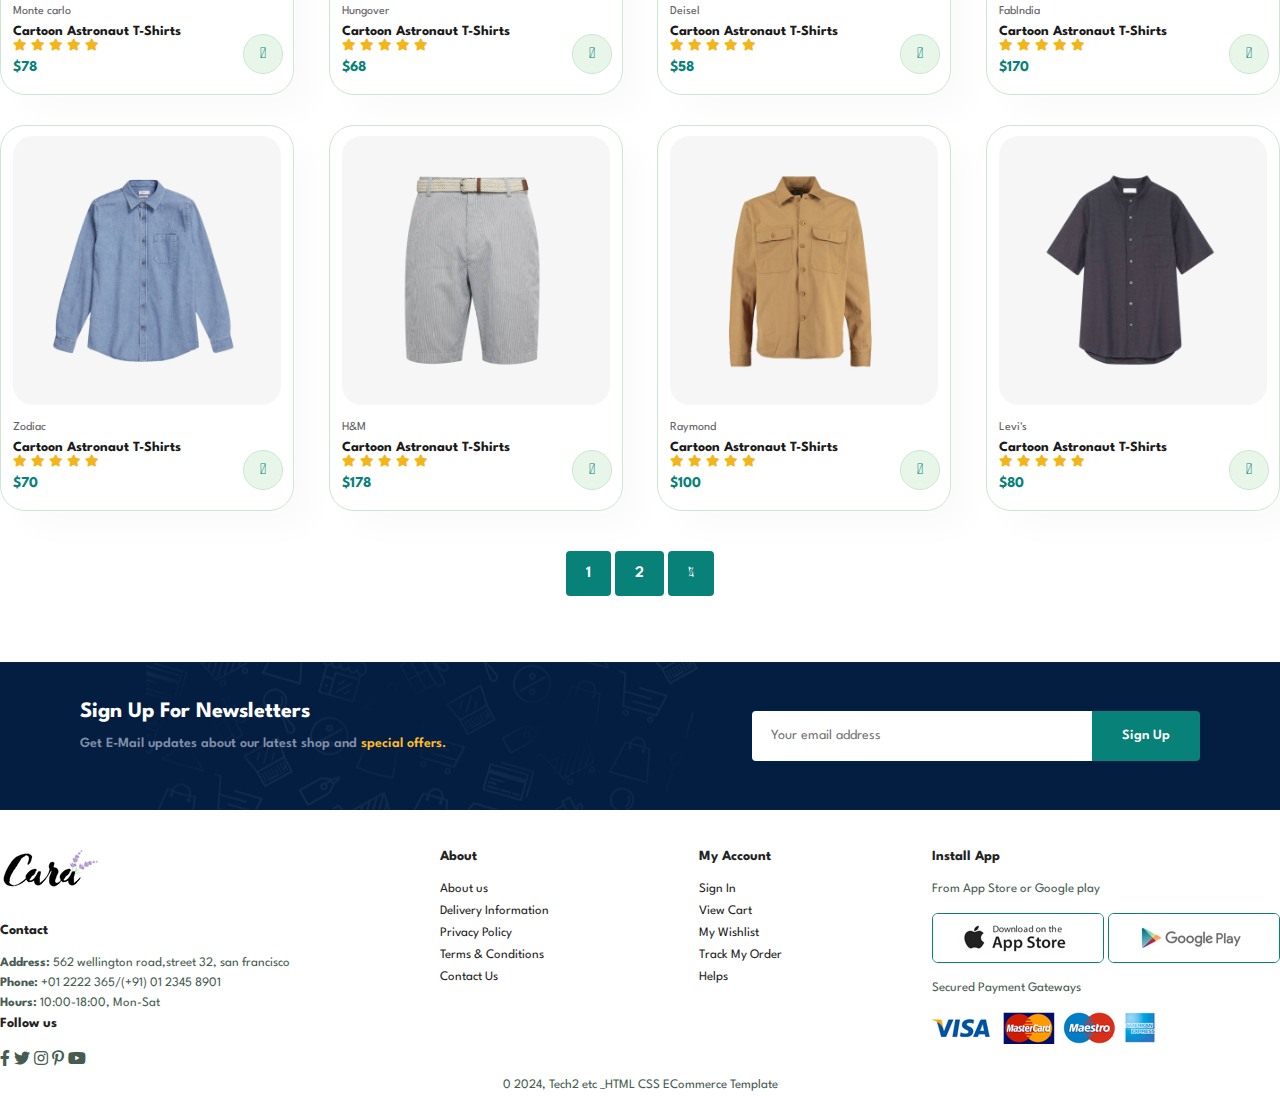
<file: cara/shop.html>
<!DOCTYPE html>
<html lang="en">

<head>
    <meta charset="UTF-8">
    <meta name="viewport" content="width=device-width, initial-scale=1.0">
    <title>Ecommerce website</title>
    <link rel="stylesheet" href="https://pro.fontawesome.com/releases/v5.10.0/css/all.css" />

    <link rel="stylesheet" href="style.css">
</head>

<body>
    <section id="header">
        <a href="#"><img src="img/logo.png" class="logo" alt=""></a>

        <div>
            <ul id="navbar">
                <li><a href="index.html">Home</a></li>
                <li><a class="active" href="shop.html">Shop</a></li>
                <li><a href="blog.html">Blog</a></li>
                <li><a href="about.html">about</a></li>
                <li><a href="contact.html">Contact</a></li>
                <li id="lg-bag"><a href="cart.html"><i class="far fa-shopping-bag"></i></a></li>
                <a href="#" id="close"><i class="far fa-times"></i></a>
            </ul>
        </div>
        <div id="mobile">
            <li><a href="cart.html"><i class="far fa-shopping-bag"></i></a></li>
            <i id="bar" class="fas fa-outdent"></i>
        </div>
    </section>

    <section id="page-header">

        <h2>#stayhome</h2>

        <p>save more with coupons & up to 70% off!</p>
        >
    </section>



    <section id="product1" class="section-p1">

        <div class="pro-container">
            <div class="pro" onclick="window.location.href='sproduct.html';">
                <img src="img/products/f1.jpg" alt="">
                <div class="des">
                    <span>adidas</span>
                    <h5>Cartoon Astronaut T-Shirts</h5>
                    <div class="" star>
                        <i class="fas fa-star"></i>
                        <i class="fas fa-star"></i>
                        <i class="fas fa-star"></i>
                        <i class="fas fa-star"></i>
                        <i class="fas fa-star"></i>
                    </div>
                    <h4>$78</h4>
                </div>
                <a hred="#"><i class="fal fa-shopping-cart cart"></i></a>
            </div>
            <div class="pro">
                <img src="img/products/f2.jpg" alt="">
                <div class="des">
                    <span>HRX</span>
                    <h5>Cartoon Astronaut T-Shirts</h5>
                    <div class="" star>
                        <i class="fas fa-star"></i>
                        <i class="fas fa-star"></i>
                        <i class="fas fa-star"></i>
                        <i class="fas fa-star"></i>
                        <i class="fas fa-star"></i>
                    </div>
                    <h4>$68</h4>
                </div>
                <a hred="#"><i class="fal fa-shopping-cart cart"></i></a>
            </div>
            <div class="pro">
                <img src="img/products/f3.jpg" alt="">
                <div class="des">
                    <span>Jockey</span>
                    <h5>Cartoon Astronaut T-Shirts</h5>
                    <div class="" star>
                        <i class="fas fa-star"></i>
                        <i class="fas fa-star"></i>
                        <i class="fas fa-star"></i>
                        <i class="fas fa-star"></i>
                        <i class="fas fa-star"></i>
                    </div>
                    <h4>$58</h4>
                </div>
                <a hred="#"><i class="fal fa-shopping-cart cart"></i></a>
            </div>
            <div class="pro">
                <img src="img/products/f4.jpg" alt="">
                <div class="des">
                    <span>Prada</span>
                    <h5>Cartoon Astronaut T-Shirts</h5>
                    <div class="" star>
                        <i class="fas fa-star"></i>
                        <i class="fas fa-star"></i>
                        <i class="fas fa-star"></i>
                        <i class="fas fa-star"></i>
                        <i class="fas fa-star"></i>
                    </div>
                    <h4>$170</h4>
                </div>
                <a hred="#"><i class="fal fa-shopping-cart cart"></i></a>
            </div>
            <div class="pro">
                <img src="img/products/f5.jpg" alt="">
                <div class="des">
                    <span>Armani</span>
                    <h5>Cartoon Astronaut T-Shirts</h5>
                    <div class="" star>
                        <i class="fas fa-star"></i>
                        <i class="fas fa-star"></i>
                        <i class="fas fa-star"></i>
                        <i class="fas fa-star"></i>
                        <i class="fas fa-star"></i>
                    </div>
                    <h4>$70</h4>
                </div>
                <a hred="#"><i class="fal fa-shopping-cart cart"></i></a>
            </div>
            <div class="pro">
                <img src="img/products/f6.jpg" alt="">
                <div class="des">
                    <span>Gucci</span>
                    <h5>Cartoon Astronaut T-Shirts</h5>
                    <div class="" star>
                        <i class="fas fa-star"></i>
                        <i class="fas fa-star"></i>
                        <i class="fas fa-star"></i>
                        <i class="fas fa-star"></i>
                        <i class="fas fa-star"></i>
                    </div>
                    <h4>$178</h4>
                </div>
                <a hred="#"><i class="fal fa-shopping-cart cart"></i></a>
            </div>
            <div class="pro">
                <img src="img/products/f7.jpg" alt="">
                <div class="des">
                    <span>Zara</span>
                    <h5>Cartoon Astronaut T-Shirts</h5>
                    <div class="" star>
                        <i class="fas fa-star"></i>
                        <i class="fas fa-star"></i>
                        <i class="fas fa-star"></i>
                        <i class="fas fa-star"></i>
                        <i class="fas fa-star"></i>
                    </div>
                    <h4>$100</h4>
                </div>
                <a hred="#"><i class="fal fa-shopping-cart cart"></i></a>
            </div>
            <div class="pro">
                <img src="img/products/f8.jpg" alt="">
                <div class="des">
                    <span>Levi's</span>
                    <h5>Cartoon Astronaut T-Shirts</h5>
                    <div class="" star>
                        <i class="fas fa-star"></i>
                        <i class="fas fa-star"></i>
                        <i class="fas fa-star"></i>
                        <i class="fas fa-star"></i>
                        <i class="fas fa-star"></i>
                    </div>
                    <h4>$80</h4>
                </div>
                <a hred="#"><i class="fal fa-shopping-cart cart"></i></a>
            </div>

            <div class="pro">
                <img src="img/products/n1.jpg" alt="">
                <div class="des">
                    <span>Monte carlo</span>
                    <h5>Cartoon Astronaut T-Shirts</h5>
                    <div class="" star>
                        <i class="fas fa-star"></i>
                        <i class="fas fa-star"></i>
                        <i class="fas fa-star"></i>
                        <i class="fas fa-star"></i>
                        <i class="fas fa-star"></i>
                    </div>
                    <h4>$78</h4>
                </div>
                <a hred="#"><i class="fal fa-shopping-cart cart"></i></a>
            </div>
            <div class="pro">
                <img src="img/products/n2.jpg" alt="">
                <div class="des">
                    <span>Hungover</span>
                    <h5>Cartoon Astronaut T-Shirts</h5>
                    <div class="" star>
                        <i class="fas fa-star"></i>
                        <i class="fas fa-star"></i>
                        <i class="fas fa-star"></i>
                        <i class="fas fa-star"></i>
                        <i class="fas fa-star"></i>
                    </div>
                    <h4>$68</h4>
                </div>
                <a hred="#"><i class="fal fa-shopping-cart cart"></i></a>
            </div>
            <div class="pro">
                <img src="img/products/n3.jpg" alt="">
                <div class="des">
                    <span>Deisel</span>
                    <h5>Cartoon Astronaut T-Shirts</h5>
                    <div class="" star>
                        <i class="fas fa-star"></i>
                        <i class="fas fa-star"></i>
                        <i class="fas fa-star"></i>
                        <i class="fas fa-star"></i>
                        <i class="fas fa-star"></i>
                    </div>
                    <h4>$58</h4>
                </div>
                <a hred="#"><i class="fal fa-shopping-cart cart"></i></a>
            </div>
            <div class="pro">
                <img src="img/products/n4.jpg" alt="">
                <div class="des">
                    <span>FabIndia</span>
                    <h5>Cartoon Astronaut T-Shirts</h5>
                    <div class="" star>
                        <i class="fas fa-star"></i>
                        <i class="fas fa-star"></i>
                        <i class="fas fa-star"></i>
                        <i class="fas fa-star"></i>
                        <i class="fas fa-star"></i>
                    </div>
                    <h4>$170</h4>
                </div>
                <a hred="#"><i class="fal fa-shopping-cart cart"></i></a>
            </div>
            <div class="pro">
                <img src="img/products/n5.jpg" alt="">
                <div class="des">
                    <span>Zodiac</span>
                    <h5>Cartoon Astronaut T-Shirts</h5>
                    <div class="" star>
                        <i class="fas fa-star"></i>
                        <i class="fas fa-star"></i>
                        <i class="fas fa-star"></i>
                        <i class="fas fa-star"></i>
                        <i class="fas fa-star"></i>
                    </div>
                    <h4>$70</h4>
                </div>
                <a hred="#"><i class="fal fa-shopping-cart cart"></i></a>
            </div>
            <div class="pro">
                <img src="img/products/n6.jpg" alt="">
                <div class="des">
                    <span>H&M</span>
                    <h5>Cartoon Astronaut T-Shirts</h5>
                    <div class="" star>
                        <i class="fas fa-star"></i>
                        <i class="fas fa-star"></i>
                        <i class="fas fa-star"></i>
                        <i class="fas fa-star"></i>
                        <i class="fas fa-star"></i>
                    </div>
                    <h4>$178</h4>
                </div>
                <a hred="#"><i class="fal fa-shopping-cart cart"></i></a>
            </div>
            <div class="pro">
                <img src="img/products/n7.jpg" alt="">
                <div class="des">
                    <span>Raymond</span>
                    <h5>Cartoon Astronaut T-Shirts</h5>
                    <div class="" star>
                        <i class="fas fa-star"></i>
                        <i class="fas fa-star"></i>
                        <i class="fas fa-star"></i>
                        <i class="fas fa-star"></i>
                        <i class="fas fa-star"></i>
                    </div>
                    <h4>$100</h4>
                </div>
                <a hred="#"><i class="fal fa-shopping-cart cart"></i></a>
            </div>
            <div class="pro">
                <img src="img/products/n8.jpg" alt="">
                <div class="des">
                    <span>Levi's</span>
                    <h5>Cartoon Astronaut T-Shirts</h5>
                    <div class="" star>
                        <i class="fas fa-star"></i>
                        <i class="fas fa-star"></i>
                        <i class="fas fa-star"></i>
                        <i class="fas fa-star"></i>
                        <i class="fas fa-star"></i>
                    </div>
                    <h4>$80</h4>
                </div>
                <a hred="#"><i class="fal fa-shopping-cart cart"></i></a>
            </div>
        </div>
    </section>

    <section id="pagination" class="section-p1">
        <a href="#">1</a>
        <a href="#">2</a>
        <a href="#"><i class="fal fa-long-arrow-alt-right"></i></a>
    </section>

    <section id="newsletter" class="section-m1">
        <div class="newstext">
            <h4>Sign Up For Newsletters</h4>
            <p>Get E-Mail updates about our latest shop and <span>special offers.</span></p>
        </div>
        <div class="form">
            <input type="text" placeholder="Your email address">
            <button class="normal">Sign Up</button>
        </div>
    </section>

    <footer class="section-p1">
        <div class="" col>
            <img class="logo" src="img/logo.png" alt="">
            <h4>Contact</h4>
            <p><strong>Address:</strong> 562 wellington road,street 32, san francisco</p>
            <p><Strong>Phone:</Strong> +01 2222 365/(+91) 01 2345 8901</p>
            <p><strong>Hours:</strong> 10:00-18:00, Mon-Sat</p>
            <div class="follow">
                <h4>Follow us</h4>
                <div class="icon">
                    <i class="fab fa-facebook-f"></i>
                    <i class="fab fa-twitter"></i>
                    <i class="fab fa-instagram"></i>
                    <i class="fab fa-pinterest-p"></i>
                    <i class="fab fa-youtube"></i>
                </div>
            </div>
        </div>
        <div class="col">
            <h4>About</h4>
            <a href="#">About us</a>
            <a href="#">Delivery Information</a>
            <a href="#">Privacy Policy</a>
            <a href="#">Terms & Conditions</a>
            <a href="#">Contact Us</a>
        </div>
        <div class="col">
            <h4>My Account</h4>
            <a href="#">Sign In</a>
            <a href="#">View Cart</a>
            <a href="#">My Wishlist</a>
            <a href="#">Track My Order</a>
            <a href="#">Helps</a>
        </div>
        <div class="col install">
            <h4>Install App</h4>
            <p>From App Store or Google play</p>
            <div class="row">
                <img src="img/pay/app.jpg" alt="">
                <img src="img/pay/play.jpg" alt="">
            </div>
            <p>Secured Payment Gateways</p>
            <img src="img/pay/pay.png" alt="">
        </div>
        <div class="copyright">
            <p>0 2024, Tech2 etc _HTML CSS ECommerce Template</p>
        </div>
    </footer>
    <script src="script.js"></script>
</body>

</html>
</file>
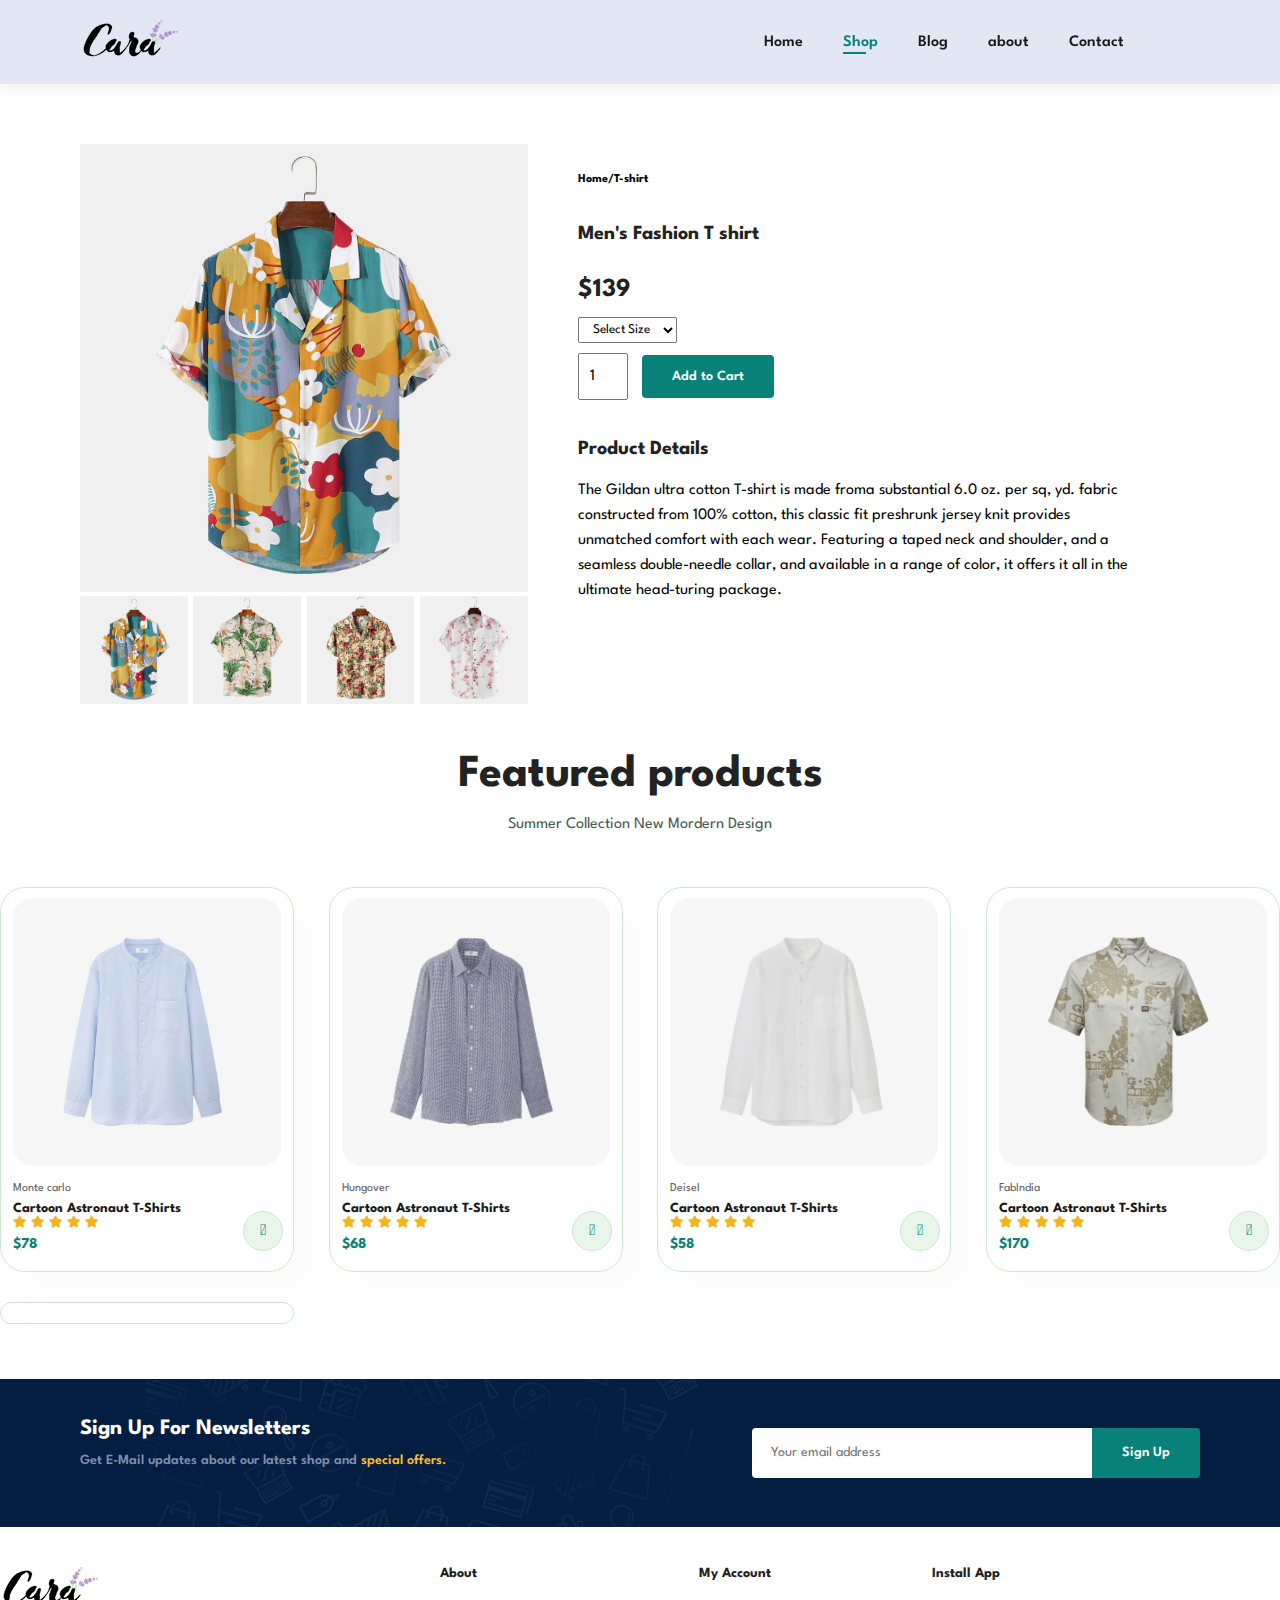
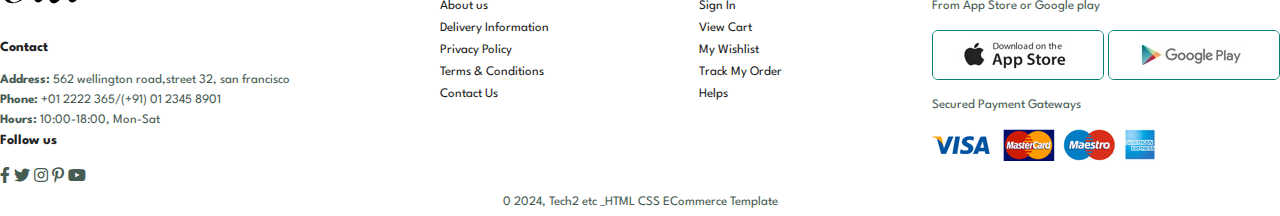
<file: cara/sproduct.html>
<!DOCTYPE html>
<html lang="en">

<head>
    <meta charset="UTF-8">
    <meta name="viewport" content="width=device-width, initial-scale=1.0">
    <title>Ecommerce website</title>
    <link rel="stylesheet" href="https://pro.fontawesome.com/releases/v5.10.0/css/all.css" />

    <link rel="stylesheet" href="style.css">
</head>

<body>
    <section id="header">
        <a href="#"><img src="img/logo.png" class="logo" alt=""></a>

        <div>
            <ul id="navbar">
                <li><a href="index.html">Home</a></li>
                <li><a class="active" href="shop.html">Shop</a></li>
                <li><a href="blog.html">Blog</a></li>
                <li><a href="about.html">about</a></li>
                <li><a href="contact.html">Contact</a></li>
                <li id="lg-bag"><a href="cart.html"><i class="far fa-shopping-bag"></i></a></li>
                <a href="#" id="close"><i class="far fa-times"></i></a>
            </ul>
        </div>
        <div id="mobile">
            <li><a href="cart.html"><i class="far fa-shopping-bag"></i></a></li>
            <i id="bar" class="fas fa-outdent"></i>
        </div>
    </section>

    <section id="prodetails" class="section-p1">
        <div class="single-pro-image">
            <img src="img/products/f1.jpg" width="100%" id="MainImg" alt="">
            <div class="small-img-group">
                <div class="small-img-col">
                    <img src="img/products/f1.jpg" width="100%" class="small-img" alt="">
                </div>
                <div class="small-img-col">
                    <img src="img/products/f2.jpg" width="100%" class="small-img" alt="">
                </div>
                <div class="small-img-col">
                    <img src="img/products/f3.jpg" width="100%" class="small-img" alt="">
                </div>
                <div class="small-img-col">
                    <img src="img/products/f4.jpg" width="100%" class="small-img" alt="">
                </div>
            </div>
        </div>

        <div class="single-pro-details">
            <h6>Home/T-shirt</h6>
            <h4>Men's Fashion T shirt</h4>
            <h2>$139</h2>
            <select>
                <option>Select Size</option>
                <option>XL</option>
                <option>XXL</option>
                <option>Small</option>
                <option>Medium</option>
                <option>Large</option>
            </select>
            <input type="number" value="1">
            <button class="normal"> Add to Cart</button>
            <h4> Product Details</h4>
            <span>The Gildan ultra cotton T-shirt is made froma substantial 6.0 oz. per sq, yd. fabric constructed from
                100% cotton, this classic fit preshrunk jersey knit provides unmatched comfort with each wear. Featuring
                a taped neck and shoulder, and a seamless double-needle collar, and available in a range of color, it
                offers it all in the ultimate head-turing package.</span>

        </div>
    </section>

    <section id="product1" class="section-p1">
        <h2>Featured products</h2>
        <p>Summer Collection New Mordern Design</p>
        <div class="pro-container">
            <div class="pro">
                <img src="img/products/n1.jpg" alt="">
                <div class="des">
                    <span>Monte carlo</span>
                    <h5>Cartoon Astronaut T-Shirts</h5>
                    <div class="" star>
                        <i class="fas fa-star"></i>
                        <i class="fas fa-star"></i>
                        <i class="fas fa-star"></i>
                        <i class="fas fa-star"></i>
                        <i class="fas fa-star"></i>
                    </div>
                    <h4>$78</h4>
                </div>
                <a hred="#"><i class="fal fa-shopping-cart cart"></i></a>
            </div>
            <div class="pro">
                <img src="img/products/n2.jpg" alt="">
                <div class="des">
                    <span>Hungover</span>
                    <h5>Cartoon Astronaut T-Shirts</h5>
                    <div class="" star>
                        <i class="fas fa-star"></i>
                        <i class="fas fa-star"></i>
                        <i class="fas fa-star"></i>
                        <i class="fas fa-star"></i>
                        <i class="fas fa-star"></i>
                    </div>
                    <h4>$68</h4>
                </div>
                <a hred="#"><i class="fal fa-shopping-cart cart"></i></a>
            </div>
            <div class="pro">
                <img src="img/products/n3.jpg" alt="">
                <div class="des">
                    <span>Deisel</span>
                    <h5>Cartoon Astronaut T-Shirts</h5>
                    <div class="" star>
                        <i class="fas fa-star"></i>
                        <i class="fas fa-star"></i>
                        <i class="fas fa-star"></i>
                        <i class="fas fa-star"></i>
                        <i class="fas fa-star"></i>
                    </div>
                    <h4>$58</h4>
                </div>
                <a hred="#"><i class="fal fa-shopping-cart cart"></i></a>
            </div>
            <div class="pro">
                <img src="img/products/n4.jpg" alt="">
                <div class="des">
                    <span>FabIndia</span>
                    <h5>Cartoon Astronaut T-Shirts</h5>
                    <div class="" star>
                        <i class="fas fa-star"></i>
                        <i class="fas fa-star"></i>
                        <i class="fas fa-star"></i>
                        <i class="fas fa-star"></i>
                        <i class="fas fa-star"></i>
                    </div>
                    <h4>$170</h4>
                </div>
                <a hred="#"><i class="fal fa-shopping-cart cart"></i></a>
            </div>
            <div class="pro">
            </div>
    </section>

    <section id="newsletter" class="section-m1">
        <div class="newstext">
            <h4>Sign Up For Newsletters</h4>
            <p>Get E-Mail updates about our latest shop and <span>special offers.</span></p>
        </div>
        <div class="form">
            <input type="text" placeholder="Your email address">
            <button class="normal">Sign Up</button>
        </div>
    </section>

    <footer class="section-p1">
        <div class="" col>
            <img class="logo" src="img/logo.png" alt="">
            <h4>Contact</h4>
            <p><strong>Address:</strong> 562 wellington road,street 32, san francisco</p>
            <p><Strong>Phone:</Strong> +01 2222 365/(+91) 01 2345 8901</p>
            <p><strong>Hours:</strong> 10:00-18:00, Mon-Sat</p>
            <div class="follow">
                <h4>Follow us</h4>
                <div class="icon">
                    <i class="fab fa-facebook-f"></i>
                    <i class="fab fa-twitter"></i>
                    <i class="fab fa-instagram"></i>
                    <i class="fab fa-pinterest-p"></i>
                    <i class="fab fa-youtube"></i>
                </div>
            </div>
        </div>
        <div class="col">
            <h4>About</h4>
            <a href="#">About us</a>
            <a href="#">Delivery Information</a>
            <a href="#">Privacy Policy</a>
            <a href="#">Terms & Conditions</a>
            <a href="#">Contact Us</a>
        </div>
        <div class="col">
            <h4>My Account</h4>
            <a href="#">Sign In</a>
            <a href="#">View Cart</a>
            <a href="#">My Wishlist</a>
            <a href="#">Track My Order</a>
            <a href="#">Helps</a>
        </div>
        <div class="col install">
            <h4>Install App</h4>
            <p>From App Store or Google play</p>
            <div class="row">
                <img src="img/pay/app.jpg" alt="">
                <img src="img/pay/play.jpg" alt="">
            </div>
            <p>Secured Payment Gateways</p>
            <img src="img/pay/pay.png" alt="">
        </div>
        <div class="copyright">
            <p>0 2024, Tech2 etc _HTML CSS ECommerce Template</p>
        </div>
    </footer>

    <script>
        var MainImg = document.getElementById("MainImg");
        var smalling = document.getElementsByClassName("small-img");

        smalling[0].onclick = function () {
            MainImg.src = smalling[0].src;
        }
        smalling[1].onclick = function () {
            MainImg.src = smalling[1].src;
        }
        smalling[2].onclick = function () {
            MainImg.src = smalling[2].src;
        }
        smalling[3].onclick = function () {
            MainImg.src = smalling[3].src;
        }
    </script>

    <script src="script.js"></script>
</body>

</html>
</file>
<file: cara/style.css>
@import url("https://fonts.googleapis.com/css2?family=Spartan:wght@100;200;300;400;500;600;700;800;900&display=swap");
* {
  margin: 0;
  padding: 0;
  box-sizing: border-box;
  font-family: "Spartan", sans-serif;
}

html {
  scroll-behavior: smooth;
}

/* Global Styles */

h1 {
  font-size: 50px;
  line-height: 64px;
  color: #222;
}

h2 {
  font-size: 46px;
  line-height: 54px;
  color: #222;
}

h4 {
  font-size: 20px;
  color: #222;
}

h6 {
  font-weight: 700;
  font-size: 12px;
}

p {
  font-size: 16px;
  color: #465b52;
  margin: 15px 0 20px 0;
}

/*.section-p1 {
  padding: 40px 80px;
}*/

.section-m1 {
  margin: 40px 0;
}

button.normal {
  font-size: 14px;
  font-weight: 600;
  padding: 15px 30px;
  color: #000;
  background-color: #fff;
  border-radius: 4px;
  cursor: pointer;
  border: none;
  outline: none;
  transition: 0.2s;
}

button.white {
  font-size: 13px;
  font-weight: 600;
  padding: 11px 18px;
  color: #fff;
  background-color: transparent;
  cursor: pointer;
  border: 1px solid #fff;
  outline: none;
  transition: 0.2s;
}

body {
  width: 100%;
}
#header {
  display: flex;
  align-items: center;
  justify-content: space-between;
  padding: 20px 80px;
  background: #e3e6f3;
  box-shadow: 0 5px 15px rgba(0, 0, 0, 0.06);
  z-index: 999;
  position: sticky;
  top: 0;
  left: 0;
}
#navbar {
  display: flex;
  align-items: center;
  justify-content: center;
}
#navbar li {
  list-style: none;
  padding: 0 20px;
  position: relative;
}

#navbar li a {
  text-decoration: none;
  font-size: 16px;
  font-weight: 600;
  color: #1a1a1a;
  transition: 0.3s ease;
}
#navbar li a:hover,
#navbar li a.active {
  color: #088178;
}

#navbar li a.active::after,
#navbar li a:hover::after {
  content: "";
  width: 30%;
  height: 2px;
  background: #088178;
  position: absolute;
  bottom: -4px;
  left: 20px;
}

#mobile {
  display: none;
  align-items: center;
}

#close {
  display: none;
}

#hero {
  background-image: url("img/hero4.png");
  height: 90vh;
  width: 100%;
  background-size: cover;
  background-position: top 25% right 0;
  padding: 0 80px;
  display: flex;
  flex-direction: column;
  align-items: flex-start;
  justify-content: center;
}

#hero h4 {
  padding-bottom: 15px;
}
#hero h1 {
  color: #088178;
}
#hero button {
  background-image: url("img/button.png");
  background-color: transparent;
  color: #088178;
  border: 0;
  padding: 14px 80px 14px 65px;
  background-repeat: no-repeat;
  cursor: pointer;
  font-weight: 700;
  font-size: 15px;
}
#feature {
  display: flex;
  align-items: center;
  justify-content: space-between;
  flex-wrap: wrap;
}

#feature .fe-box {
  width: 180px;
  text-align: center;
  padding: 25px 15px;
  box-shadow: 20px 20px 34px rgba(0, 0, 0, 0.03);
  border: 1px solid #cce7d0;
  border-radius: 4px;
  margin: 15px 0;
}
#feature .fe-box:hover {
  box-shadow: 10px 10px 54px rgba(70, 62, 221, 0.1);
}
#feature .fe-box img {
  width: 100%;
  margin-bottom: 10px;
}

#feature .fe-box h6 {
  display: inline-block;
  padding: 9px 8px 6px 8px;
  line-height: 1;
  border-radius: 4px;
  color: #088178;
  background-color: #fddde4;
}
#feature .fe-box:nth-child(2) h6 {
  background-color: #cdebbc;
}
#feature .fe-box:nth-child(3) h6 {
  background-color: #d1e8f2;
}
#feature .fe-box:nth-child(4) h6 {
  background-color: #cdd4f8;
}
#feature .fe-box:nth-child(5) h6 {
  background-color: #f6dbf6;
}
#feature .fe-box:nth-child(6) h6 {
  background-color: #fff2e5;
}
#product1 {
  text-align: center;
}

#product1 .pro-container {
  display: flex;
  justify-content: space-between;
  padding-top: 20px;
  flex-wrap: wrap;
}

#product1 .pro {
  width: 23%;
  min-width: 250px;
  padding: 10px 12px;
  border: 1px solid #cce7d0;
  border-radius: 25px;
  cursor: pointer;
  box-shadow: 20px 20px 30px rgba(0, 0, 0, 0.02);
  margin: 15px 0;
  transition: 0.2s ease;
  position: relative;
}
#product1 .pro:hover {
  box-shadow: 20px 20px 30px rgba(0, 0, 0, 0.06);
}

#product1 .pro img {
  width: 100%;
  border-radius: 20px;
}

#product1 .pro .des {
  text-align: start;
  padding: 10px 0;
}

#product1 .pro .des span {
  color: #606063;
  font-size: 12px;
}

#product1 .pro .des h5 {
  padding-top: 7px;
  color: #1a1a1a;
  font-size: 14px;
}

#product1 .pro .des i {
  font-size: 12px;
  color: rgb(243, 181, 25);
}

#product1 .pro .des h4 {
  padding-top: 7px;
  font-size: 15px;
  font-weight: 700;
  color: #088178;
}

#product1 .pro .cart {
  width: 40px;
  height: 40px;
  line-height: 40px;
  border-radius: 50px;
  background-color: #e8f6ea;
  font-weight: 500;
  color: #088178;
  border: 1px solid #cce7d0;
  position: absolute;
  bottom: 20px;
  right: 10px;
}

#banner {
  display: flex;
  flex-direction: column;
  justify-content: center;
  align-items: center;
  text-align: center;
  background-image: url("img/banner/b2.jpg");
  width: 100%;
  height: 40vh;
  background-size: cover;
  background-position: center;
}

#banner h4 {
  color: #fff;
  font-size: 16px;
}

#banner h2 {
  color: #fff;
  font-size: 30px;
  padding: 10px 0;
}

#banner h2 span {
  color: #ef3636;
}

#banner button:hover {
  background: #088178;
  color: #fff;
}

#sm-banner {
  display: flex;
  justify-content: space-between;
  flex-wrap: wrap;
  padding: 40px 80px;
}

#sm-banner .banner-box {
  display: flex;
  flex-direction: column;
  justify-content: center;
  align-items: flex-start;
  background-image: url("img/banner/b17.jpg");
  min-width: 510px;
  height: 50vh;
  background-size: cover;
  background-position: center;
  padding: 30px;
}

#sm-banner .banner-box2 {
  background-image: url("img/banner/b10.jpg");
}

#sm-banner h4 {
  color: #fff;
  font-size: 20px;
  font-weight: 300;
}

#sm-banner h2 {
  color: #fff;
  font-size: 28px;
  font-weight: 800;
}

#sm-banner span {
  color: #fff;
  font-size: 14px;
  font-weight: 500;
  padding-bottom: 15px;
}

#sm-banner .banner-box:hover button {
  background: #088178;
  border: 1px solid #088178;
}

#banner3 {
  display: flex;
  justify-content: space-between;
  flex-wrap: wrap;
  padding: 0 80px;
}

#banner3 .banner-box {
  display: flex;
  flex-direction: column;
  justify-content: center;
  align-items: flex-start;
  background-image: url("img/banner/b7.jpg");
  min-width: 30%;
  height: 30vh;
  background-size: cover;
  background-position: center;
  padding: 20px;
  margin-bottom: 20px;
}

#banner3 .banner-box2 {
  background-image: url("img/banner/b4.jpg");
}

#banner3 .banner-box3 {
  background-image: url("img/banner/b18.jpg");
}

#banner3 h2 {
  color: #fff;
  font-weight: 900;
  font-size: 22px;
}

#banner3 h3 {
  color: #ec544e;
  font-weight: 800;
  font-size: 15px;
}

#newsletter {
  display: flex;
  justify-content: space-between;
  flex-wrap: wrap;
  padding: 40px 80px;
  align-items: center;
  background-image: url("img/banner/b14.png");
  background-repeat: no-repeat;
  background-position: 20% 30%;
  background-color: #041e42;
}

#newsletter h4 {
  font-size: 22px;
  font-weight: 700;
  color: #fff;
}

#newsletter p {
  font-size: 14px;
  font-weight: 600;
  color: #818ea8;
}

#newsletter p span {
  color: #ffbd27;
}

#newsletter .form {
  display: flex;
  width: 40%;
}

#newsletter input {
  height: 3.125rem;
  padding: 0 1.25em;
  font-size: 14px;
  width: 100%;
  border: 1px solid transparent;
  border-radius: 4px;
  outline: none;
  border-top-right-radius: 0;
  border-bottom-right-radius: 0;
}

#newsletter button {
  background-color: #088178;
  color: #fff;
  white-space: nowrap;
  border-top-left-radius: 0;
  border-bottom-left-radius: 0;
}

footer {
  display: flex;
  flex-wrap: wrap;
  justify-content: space-between;
}

footer .col {
  display: flex;
  flex-direction: column;
  align-items: flex-start;
  margin-bottom: 20px;
}

footer .logo {
  margin-bottom: 30px;
}

footer h4 {
  font-size: 14px;
  padding-bottom: 20px;
}

footer p {
  font-size: 13px;
  margin: 0 0 8px 0;
}

footer a {
  font-size: 13px;
  text-decoration: none;
  color: #222;
  margin-bottom: 10px;
}

footer .follow {
  color: #465b52;
  padding-right: 4px;
  cursor: pointer;
}

footer .install .row img {
  border: 1px solid #088178;
  border-radius: 6px;
}

footer .install img {
  margin: 10px 0 15px 0;
}

footer .follow i:hover,
footer a:hover {
  color: #088178;
}

footer .copyright {
  width: 100%;
  text-align: center;
}

#page-header {
  background-image: url("img/banner/b1.jpg");
  width: 100%;
  height: 40vh;
  background-size: cover;
  display: flex;
  justify-content: center;
  text-align: center;
  flex-direction: column;
  padding: 14px;
}

#page-header h2,
#page-header p {
  color: #fff;
}

#pagination {
  text-align: center;
  padding: 40px 80px;
}

#pagination a {
  text-decoration: none;
  background-color: #088178;
  padding: 15px 20px;
  border-radius: 4px;
  color: #fff;
  font-weight: 600;
}

#pagination a i {
  font-size: 16px;
  font-weight: 600;
}

#prodetails {
  padding: 40px 80px;
  display: flex;
  margin-top: 20px;
}

#prodetails .single-pro-image {
  width: 40%;
  margin-right: 50px;
  cursor: pointer;
}
.small-img-group {
  display: flex;
  justify-content: space-between;
}

.small-img-col {
  flex-basis: 24%;
  cursor: pointer;
}

#prodetails .single-pro-details {
  width: 50%;
  padding-top: 30px;
}

#prodetails .single-pro-details h4 {
  padding: 40px 0 20px 0;
}

#prodetails .single-pro-details h2 {
  font-size: 26px;
}

#prodetails .single-pro-details select {
  display: block;
  padding: 5px 10px;
  margin-bottom: 10px;
}

#prodetails .single-pro-details input {
  width: 50px;
  height: 47px;
  padding-left: 10px;
  font-size: 16px;
  margin-right: 10px;
}

#prodetails .single-pro-details input:focus {
  outline: none;
}

#prodetails .single-pro-details button {
  background: #088178;
  color: #fff;
}

#prodetails .single-pro-details span {
  line-height: 25px;
}

#page-header.blog-header {
  background-image: url("img/banner/b19.jpg");
}

#blog {
  padding: 150px 150px 0 150px;
}

#blog .blog-box {
  display: flex;
  align-items: center;
  width: 100%;
  position: relative;
  padding-bottom: 90px;
}

#blog .blog-image {
  width: 50%;
  margin-right: 40px;
}

#blog img {
  width: 100%;
  height: 300px;
  object-fit: cover;
}

#blog .blog-details {
  width: 50%;
  padding: 40px 80px;
}

#blog .blog-details a {
  text-decoration: none;
  font-size: 11px;
  color: #000;
  font-weight: 700;
  position: relative;
  transition: 0.3s;
}

#blog .blog-details a::after {
  content: "";
  width: 50px;
  height: 1px;
  background-color: #000;
  position: absolute;
  top: 4px;
  right: -60px;
}

#blog .blog-details a:hover {
  color: #088178;
}

#blog .blog-details a:hover::after {
  background-color: #088178;
}

#blog .blog-box h1 {
  position: absolute;
  top: -40px;
  left: 0;
  font-size: 70px;
  font-weight: 700;
  color: #c9cbce;
  z-index: -9;
}

#page-header.about-header {
  background-image: url("img/about/banner.png");
}

#about-head {
  display: flex;
  align-items: center;
}

#about-head img {
  padding: 40px 80px;
  width: 50%;
  height: auto;
}

#about-head div {
  padding-left: 40px;
}

#about-app {
  text-align: center;
  padding: 40px 80px;
}

#about-app .video {
  width: 70%;
  height: 100%;
  margin: 30px auto 0 auto;
}

#about-app .video video {
  width: 100%;
  height: 100%;
  border-radius: 20px;
}

#contact-details {
  padding: 40px 80px;
  display: flex;
  align-items: center;
  justify-content: space-between;
}

#contact-details .details {
  width: 40%;
}

#conatct-details .details span,
#form-details form span {
  font-size: 12px;
}

#contact-details .details h2,
#form-details form h2 {
  font-size: 26px;
  line-height: 35px;
  padding: 20px 0;
}

#contact-details .details h3 {
  font-size: 16px;
  padding-bottom: 15px;
}

#contact-details .details li {
  list-style: none;
  display: flex;
  padding: 10px 0;
}

#contact-details .details li i {
  font-size: 14px;
  padding-right: 22px;
}

#contact-details .details li p {
  margin: 0;
  font-size: 14px;
}

#contact-details .map {
  width: 55%;
  height: 400px;
}

#contact-details .map iframe {
  width: 100%;
  height: 100%;
}

#form-details {
  display: flex;
  justify-content: space-between;
  margin: 30px;
  padding: 80px;
  border: 1px solid #e1e1e1;
}

#form-details form {
  width: 65%;
  display: flex;
  flex-direction: column;
  align-items: flex-start;
}

#form-details form input,
#form-details form textarea {
  width: 100%;
  padding: 12px 15px;
  outline: none;
  margin-bottom: 20px;
  border: 1px solid #e1e1e1;
}

#form-details form button {
  background-color: #088178;
  color: #fff;
}

#form-details .people div {
  padding-bottom: 25px;
  display: flex;
  align-items: flex-start;
}

#form-details .people div img {
  width: 65px;
  height: 65px;
  object-fit: cover;
  margin-right: 15px;
}

#form-details .people div p {
  margin: 0;
  font-size: 13px;
  line-height: 25px;
}

#form-details .people div p span {
  display: block;
  font-size: 16px;
  font-weight: 600;
  color: #000;
}

#cart {
  padding: 40px 80px;
}

#cart table {
  width: 100%;
  border-collapse: collapse;
  table-layout: fixed;
  white-space: nowrap;
}

#cart table img {
  width: 70px;
}

#cart table td:nth-child(1) {
  width: 100px;
  text-align: center;
}

#cart table td:nth-child(2) {
  width: 150px;
  text-align: center;
}

#cart table td:nth-child(3) {
  width: 250px;
  text-align: center;
}

#cart table td:nth-child(4),
#cart table td:nth-child(5) #cart table td:nth-child(6) {
  width: 150px;
  text-align: center;
}

#cart table td:nth-child(5) input {
  width: 70px;
  padding: 10px 5px 10px 15px;
}

#cart table thead {
  border: 1px solid #e2e9e1;
  border-left: none;
  border-right: none;
}

#cart table thead td {
  font-weight: 700;
  text-transform: uppercase;
  font-size: 13px;
  padding: 18px 0;
}

#cart table tbody tr td {
  padding-top: 15px;
}

#cart table tbody td {
  font-size: 13px;
}

#cart-add {
  display: flex;
  flex-wrap: wrap;
  padding: 40px 80px;
  justify-content: space-between;
}

#coupon {
  width: 50%;
  margin-bottom: 30px;
}

#coupon h3,
#subtotal h3 {
  padding-bottom: 15px;
}

#coupon input {
  padding: 10px 20px;
  outline: none;
  width: 60%;
  margin-right: 10px;
  border: 1px solid #e2e9e1;
}

#coupon button,
#subtotal button {
  background-color: #088178;
  color: #fff;
  padding: 12px 20px;
}

#subtotal {
  width: 50%;
  margin-bottom: 30px;
  border: 1px solid #e2e9e1;
  padding: 30px;
}

#subtotal table {
  border-collapse: collapse;
  width: 100%;
  margin-bottom: 20px;
}

#subtotal table td {
  width: 50%;
  border: 1px solid #e2e9e1;
  padding: 10px;
  font-size: 13px;
}
@media (max-width: 768px) {
  #navbar {
    display: flex;
    flex-direction: column;
    align-items: flex-start;
    justify-content: flex-start;
    position: fixed;
    top: 0;
    right: -300px;
    height: 100vh;
    width: 300px;
    background-color: #e3e6f3;
    box-shadow: 0 40px 60px rgba(0, 0, 0, 0.1);
    padding: 80px 0 0 10px;
    transition: 0.3s;
  }

  #navbar.active {
    right: 0px;
  }

  #navbar li {
    margin-bottom: 25px;
  }

  #mobile {
    display: flex;
    align-items: center;
  }

  #mobile i {
    color: #1a1a1a;
    font-size: 24px;
    padding-left: 20px;
  }

  #close {
    position: absolute;
    top: 30px;
    left: 30px;
    color: #222;
    font-size: 24px;
  }

  #lg-bag {
    display: none;
  }

  #hero {
    height: 70vh;
    padding: 0 80px;
    background-position: top 30% right 30%;
  }

  #feature {
    justify-content: center;
  }
  #feature .fe-box {
    margin: 15px 15px;
  }
  #product1 .pro-container {
    justify-content: center;
  }
  #product1 .pro {
    margin: 15px;
  }
  #banner {
    height: 20vh;
  }
  #sm-banner .banner-box {
    min-width: 100%;
    height: 30vh;
  }
  #banner3 {
    padding: 0 40px;
  }
  #banner3 .banner-box {
    width: 28%;
  }
  #newsletter .form {
    width: 70%;
  }
}
</file>
